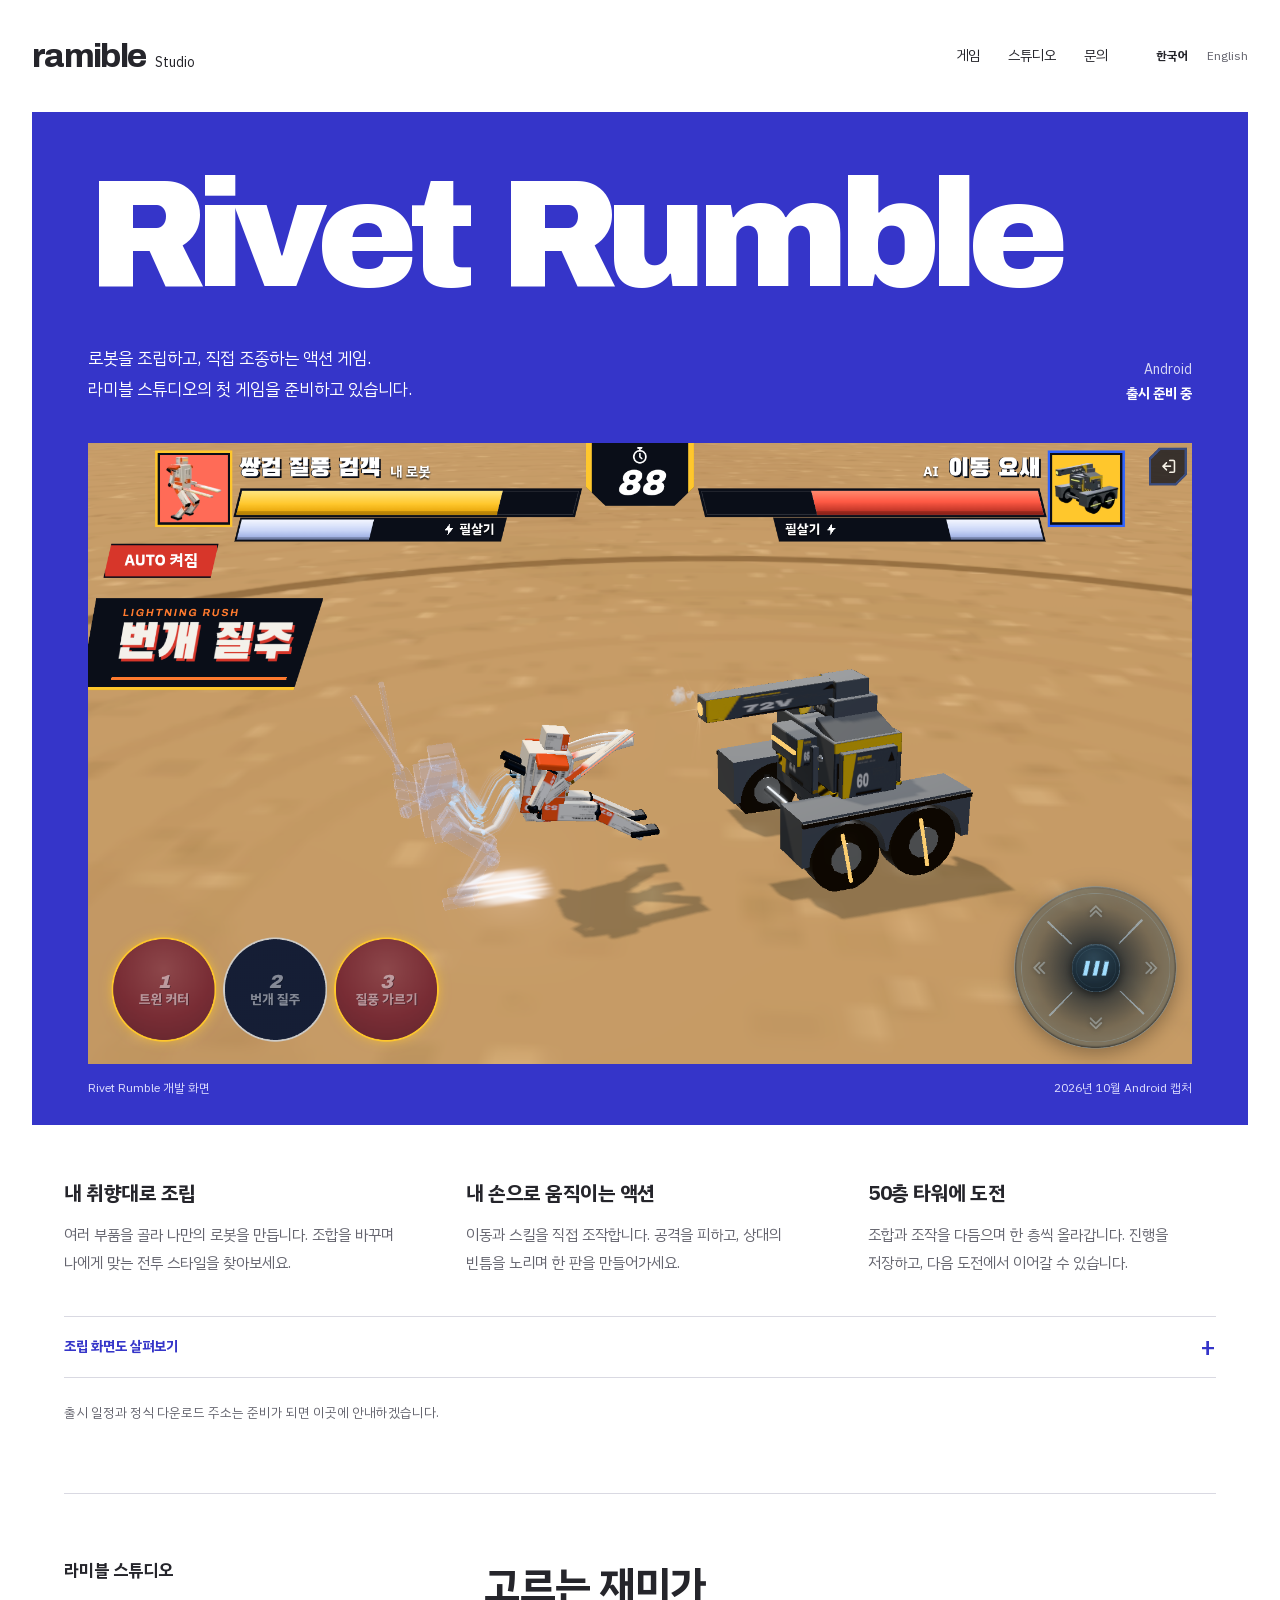
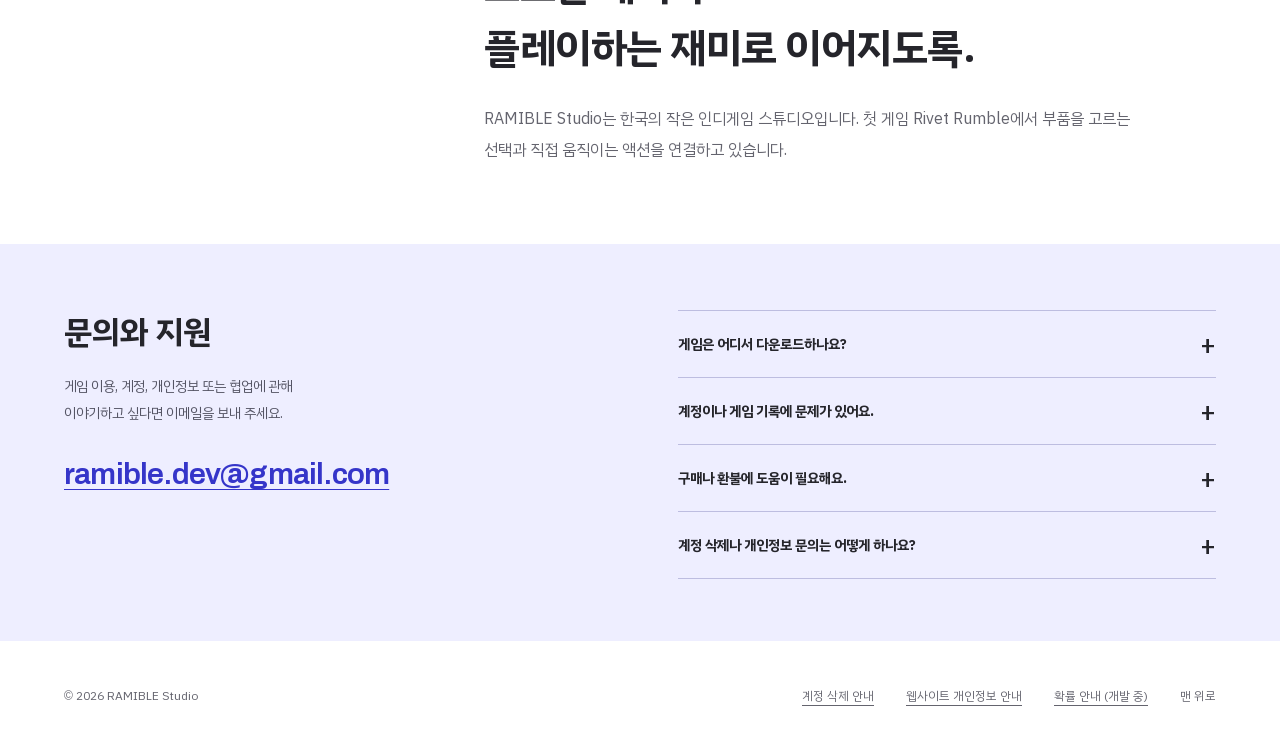
<file: index.html>
<!doctype html>
<html lang="ko">
<head>
  <meta charset="utf-8">
  <meta name="viewport" content="width=device-width, initial-scale=1">
  <meta name="theme-color" content="#3535c9">
  <meta name="description" content="라미블 스튜디오 / RAMIBLE Studio. 로봇을 조립하고 직접 조종하는 Android 액션 게임 Rivet Rumble을 준비하고 있습니다.">
  <title>RAMIBLE Studio — 라미블 스튜디오</title>
  <link rel="preload" href="assets/fonts/archivo.woff2" as="font" type="font/woff2" crossorigin>
  <link rel="preload" href="assets/fonts/plex-sans-kr-400.woff2" as="font" type="font/woff2" crossorigin>
  <link rel="stylesheet" href="styles.css">
  <link rel="canonical" href="https://cciel1.github.io/">
  <link rel="icon" href="assets/rivet-rumble.png">
  <link rel="alternate" hreflang="en" href="en.html">
</head>
<body>
  <a class="skip-link" href="#main">본문으로 이동</a>
  <header class="site-header page-width">
    <a class="wordmark" href="index.html" aria-label="RAMIBLE Studio 홈">ramible<span>Studio</span></a>
    <nav class="navigation" aria-label="주 메뉴">
      <a href="#game">게임</a>
      <a href="#studio">스튜디오</a>
      <a href="#contact">문의</a>
    </nav>
    <div class="language" aria-label="언어 선택"><span aria-current="page">한국어</span><a href="en.html" lang="en">English</a></div>
  </header>

  <main id="main">
    <section class="game-sleeve page-width" id="game" aria-labelledby="game-title">
      <h1 id="game-title"><span>Rivet</span> <span>Rumble</span></h1>
      <div class="game-introduction">
        <p>로봇을 조립하고, 직접 조종하는 액션 게임.<br>라미블 스튜디오의 첫 게임을 준비하고 있습니다.</p>
        <p class="release-state"><span>Android</span><strong>출시 준비 중</strong></p>
      </div>
      <figure class="battle-image">
        <img src="assets/rivet-rumble-battle.png" alt="흰색 쌍검 로봇이 커다란 차륜형 로봇을 향해 질주하는 Rivet Rumble 전투 화면" width="1920" height="1080" fetchpriority="high">
        <figcaption>Rivet Rumble 개발 화면 <span>2026년 10월 Android 캡처</span></figcaption>
      </figure>
    </section>

    <section class="game-notes content-width" aria-label="Rivet Rumble 소개">
      <div class="game-features">
        <div><h2>내 취향대로 조립</h2><p>여러 부품을 골라 나만의 로봇을 만듭니다. 조합을 바꾸며 나에게 맞는 전투 스타일을 찾아보세요.</p></div>
        <div><h2>내 손으로 움직이는 액션</h2><p>이동과 스킬을 직접 조작합니다. 공격을 피하고, 상대의 빈틈을 노리며 한 판을 만들어가세요.</p></div>
        <div><h2>50층 타워에 도전</h2><p>조합과 조작을 다듬으며 한 층씩 올라갑니다. 진행을 저장하고, 다음 도전에서 이어갈 수 있습니다.</p></div>
      </div>
      <details class="assembly-preview">
        <summary>조립 화면도 살펴보기</summary>
        <figure><img src="assets/rivet-rumble-assembly.png" alt="장갑 패널, 서보 모터, 냉각 코어 등 부품을 선택하는 Rivet Rumble 조립 화면" width="1920" height="1080" loading="lazy"><figcaption>2026년 10월 개발 화면으로, 출시 버전에서는 달라질 수 있습니다.</figcaption></figure>
      </details>
      <p class="download-note">출시 일정과 정식 다운로드 주소는 준비가 되면 이곳에 안내하겠습니다.</p>
    </section>

    <section class="studio-section content-width" id="studio" aria-labelledby="studio-title">
      <h2 id="studio-title">라미블 스튜디오</h2>
      <div><p class="studio-statement">고르는 재미가<br>플레이하는 재미로 이어지도록.</p><p class="studio-description">RAMIBLE Studio는 한국의 작은 인디게임 스튜디오입니다. 첫 게임 Rivet Rumble에서 부품을 고르는 선택과 직접 움직이는 액션을 연결하고 있습니다.</p></div>
    </section>

    <section class="contact-section" id="contact" aria-labelledby="contact-title">
      <div class="content-width contact-grid">
        <div class="contact-introduction">
          <h2 id="contact-title">문의와 지원</h2>
          <p>게임 이용, 계정, 개인정보 또는 협업에 관해<br class="desktop-break"> 이야기하고 싶다면 이메일을 보내 주세요.</p>
          <a class="contact-email" href="mailto:ramible.dev@gmail.com">ramible.dev@gmail.com</a>
        </div>
        <div class="support-questions">
          <details><summary>게임은 어디서 다운로드하나요?</summary><p>Rivet Rumble은 현재 출시를 준비하고 있습니다. 정식 다운로드 주소가 준비되면 이 웹사이트에서 안내하겠습니다.</p></details>
          <details><summary>계정이나 게임 기록에 문제가 있어요.</summary><p>닉네임, 사용 중인 기기, 문제가 발생한 상황을 이메일로 알려 주세요. 비밀번호나 결제 인증 정보는 보내지 마세요.</p></details>
          <details><summary>구매나 환불에 도움이 필요해요.</summary><p><a href="payments.html">결제·환불 문의 안내</a>에서 필요한 정보와 Google Play 환불 요청 방법을 확인해 주세요.</p></details>
          <details><summary>계정 삭제나 개인정보 문의는 어떻게 하나요?</summary><p><a href="delete-account.html">계정 및 데이터 삭제 안내</a>에서 요청 방법과 삭제·보관 범위를 확인할 수 있습니다. 개인정보 문의도 같은 지원 이메일로 보내 주세요.</p></details>
        </div>
      </div>
    </section>
  </main>

  <footer class="site-footer content-width">
    <p>© 2026 RAMIBLE Studio</p>
    <a href="delete-account.html">계정 삭제 안내</a>
    <a href="privacy.html">웹사이트 개인정보 안내</a>
    <a href="odds.html">확률 안내 (개발 중)</a>
    <a class="back-top" href="#main">맨 위로</a>
  </footer>
</body>
</html>
</file>
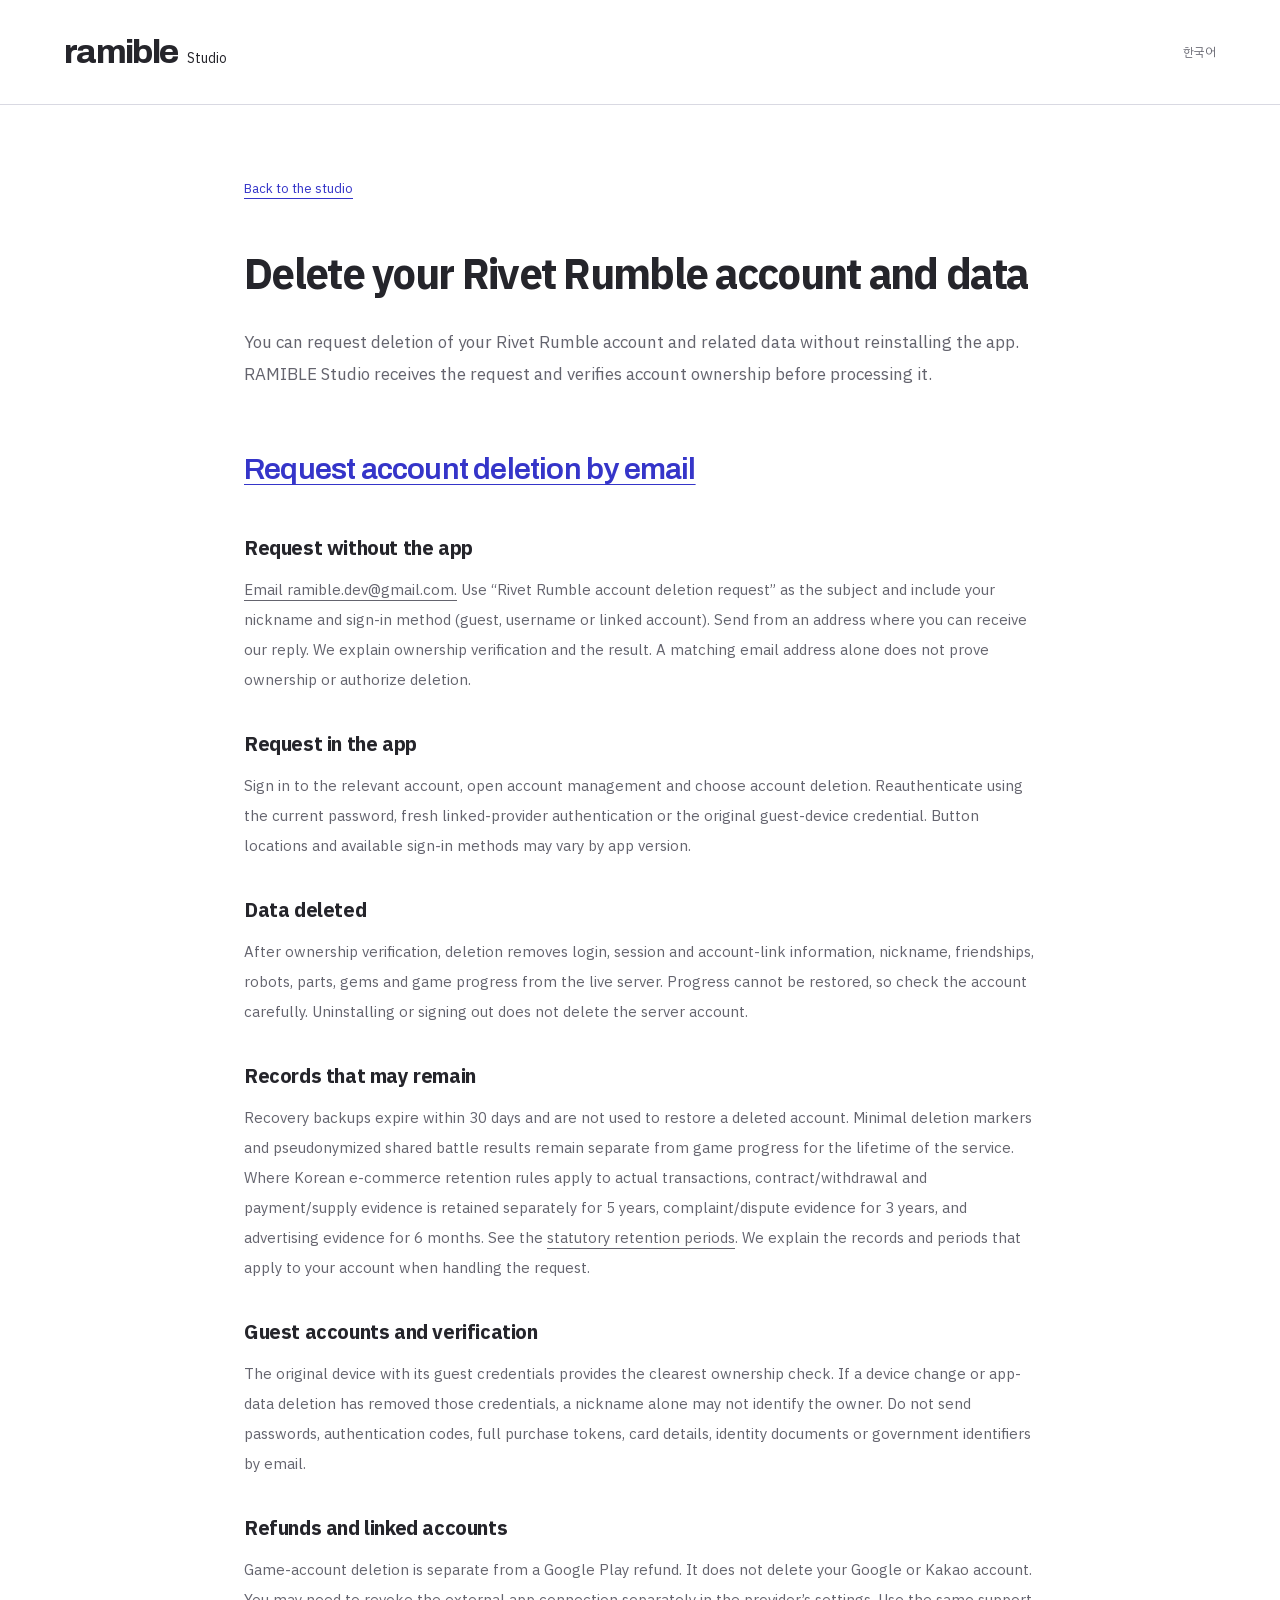
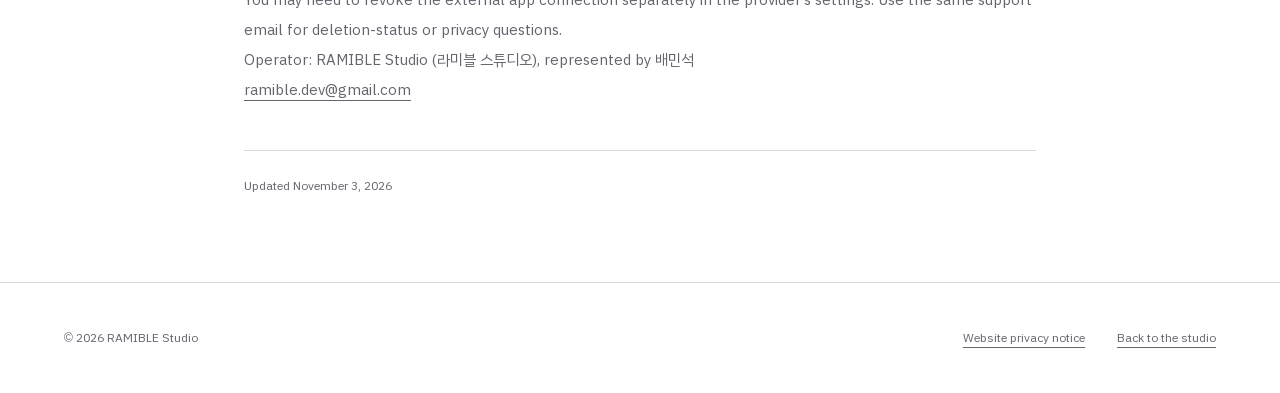
<file: delete-account-en.html>
<!doctype html>
<html lang="en">
<head>
  <meta charset="utf-8">
  <meta name="viewport" content="width=device-width, initial-scale=1">
  <meta name="theme-color" content="#ffffff">
  <meta name="description" content="Delete your Rivet Rumble account and data — RAMIBLE Studio">
  <title>Delete your Rivet Rumble account and data — RAMIBLE Studio</title>
  <link rel="stylesheet" href="styles.css">
  <link rel="icon" href="assets/rivet-rumble.png">
  <link rel="canonical" href="https://cciel1.github.io/delete-account-en.html">
  <link rel="alternate" hreflang="ko" href="delete-account.html">
</head>
<body class="en">
  <a class="skip-link" href="#main">Skip to content</a>
  <div class="document-header"><header class="site-header content-width">
    <a class="wordmark" href="en.html" aria-label="RAMIBLE Studio">ramible<span>Studio</span></a>
    <div class="language"><a href="delete-account.html" lang="ko">한국어</a></div>
  </header></div>
  <main id="main" class="document">
    <a class="back" href="en.html">Back to the studio</a>
    <h1>Delete your Rivet Rumble account and data</h1>
    <p class="lead">You can request deletion of your Rivet Rumble account and related data without reinstalling the app. RAMIBLE Studio receives the request and verifies account ownership before processing it.</p>
    <p><a class="contact-email" href="mailto:ramible.dev@gmail.com?subject=Rivet%20Rumble%20account%20deletion%20request">Request account deletion by email</a></p>
    <section><h2>Request without the app</h2><p><a href="mailto:ramible.dev@gmail.com?subject=Rivet%20Rumble%20account%20deletion%20request">Email ramible.dev@gmail.com.</a> Use “Rivet Rumble account deletion request” as the subject and include your nickname and sign-in method (guest, username or linked account). Send from an address where you can receive our reply. We explain ownership verification and the result. A matching email address alone does not prove ownership or authorize deletion.</p></section>
    <section><h2>Request in the app</h2><p>Sign in to the relevant account, open account management and choose account deletion. Reauthenticate using the current password, fresh linked-provider authentication or the original guest-device credential. Button locations and available sign-in methods may vary by app version.</p></section>
    <section><h2>Data deleted</h2><p>After ownership verification, deletion removes login, session and account-link information, nickname, friendships, robots, parts, gems and game progress from the live server. Progress cannot be restored, so check the account carefully. Uninstalling or signing out does not delete the server account.</p></section>
    <section><h2>Records that may remain</h2><p>Recovery backups expire within 30 days and are not used to restore a deleted account. Minimal deletion markers and pseudonymized shared battle results remain separate from game progress for the lifetime of the service. Where Korean e-commerce retention rules apply to actual transactions, contract/withdrawal and payment/supply evidence is retained separately for 5 years, complaint/dispute evidence for 3 years, and advertising evidence for 6 months. See the <a href="https://www.law.go.kr/lsLinkCommonInfo.do?chrClsCd=010202&amp;lspttninfSeq=63460">statutory retention periods</a>. We explain the records and periods that apply to your account when handling the request.</p></section>
    <section><h2>Guest accounts and verification</h2><p>The original device with its guest credentials provides the clearest ownership check. If a device change or app-data deletion has removed those credentials, a nickname alone may not identify the owner. Do not send passwords, authentication codes, full purchase tokens, card details, identity documents or government identifiers by email.</p></section>
    <section><h2>Refunds and linked accounts</h2><p>Game-account deletion is separate from a Google Play refund. It does not delete your Google or Kakao account. You may need to revoke the external app connection separately in the provider’s settings. Use the same support email for deletion-status or privacy questions.</p></section>
    <p>Operator: RAMIBLE Studio (라미블 스튜디오), represented by 배민석<br><a href="mailto:ramible.dev@gmail.com">ramible.dev@gmail.com</a></p>
    <p class="date">Updated November 3, 2026</p>
  </main>
  <div class="document-footer"><footer class="site-footer content-width"><p>© 2026 RAMIBLE Studio</p><a href="privacy-en.html">Website privacy notice</a><a href="en.html">Back to the studio</a></footer></div>
</body>
</html>
</file>
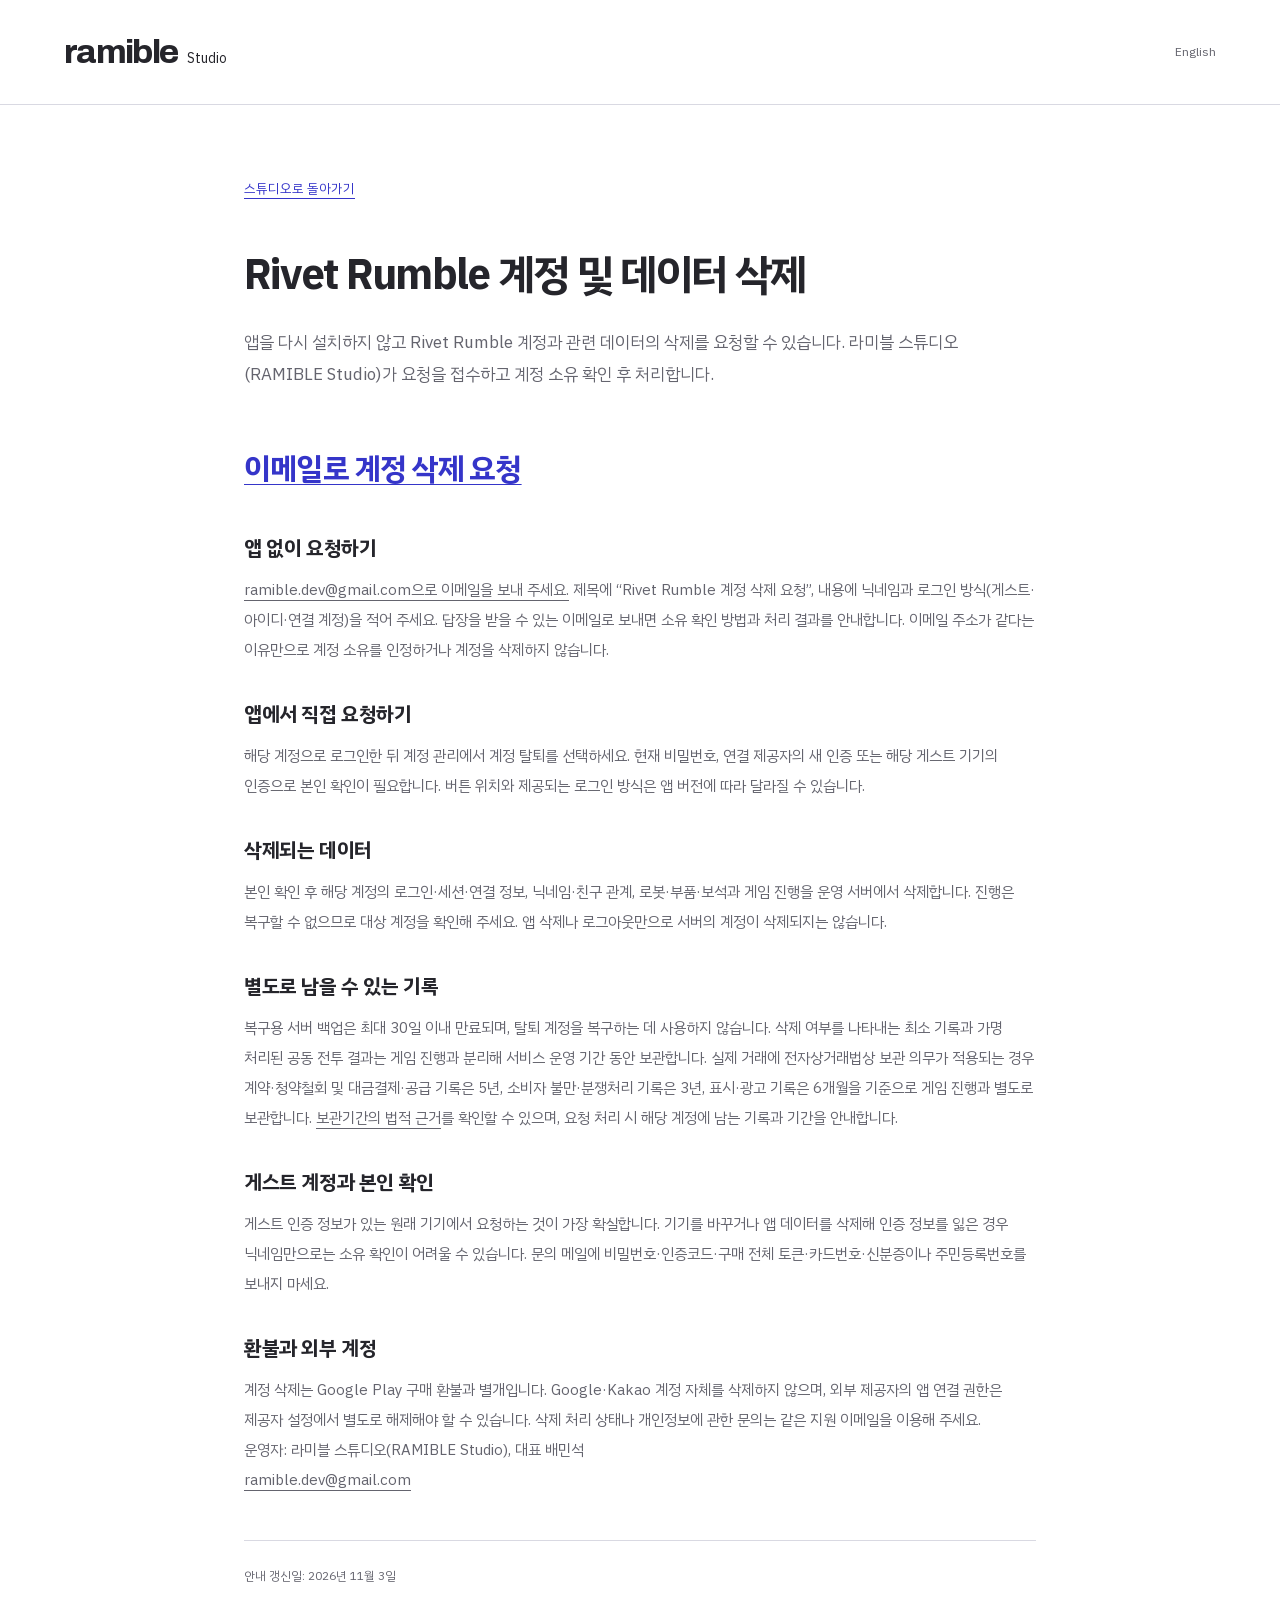
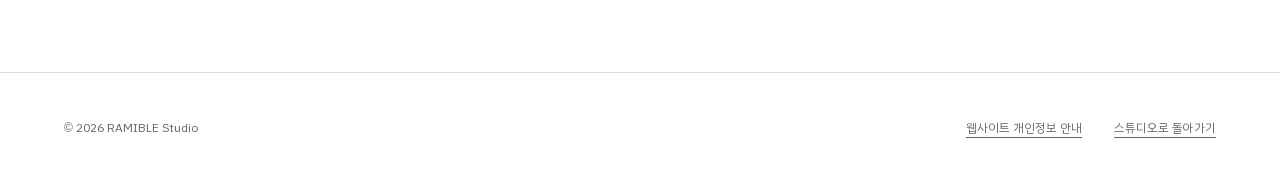
<file: delete-account.html>
<!doctype html>
<html lang="ko">
<head>
  <meta charset="utf-8">
  <meta name="viewport" content="width=device-width, initial-scale=1">
  <meta name="theme-color" content="#ffffff">
  <meta name="description" content="Rivet Rumble 계정 및 데이터 삭제 — RAMIBLE Studio">
  <title>Rivet Rumble 계정 및 데이터 삭제 — RAMIBLE Studio</title>
  <link rel="stylesheet" href="styles.css">
  <link rel="icon" href="assets/rivet-rumble.png">
  <link rel="canonical" href="https://cciel1.github.io/delete-account.html">
  <link rel="alternate" hreflang="en" href="delete-account-en.html">
</head>
<body>
  <a class="skip-link" href="#main">본문으로 이동</a>
  <div class="document-header"><header class="site-header content-width">
    <a class="wordmark" href="index.html" aria-label="RAMIBLE Studio">ramible<span>Studio</span></a>
    <div class="language"><a href="delete-account-en.html" lang="en">English</a></div>
  </header></div>
  <main id="main" class="document">
    <a class="back" href="index.html">스튜디오로 돌아가기</a>
    <h1>Rivet Rumble 계정 및 데이터 삭제</h1>
    <p class="lead">앱을 다시 설치하지 않고 Rivet Rumble 계정과 관련 데이터의 삭제를 요청할 수 있습니다. 라미블 스튜디오(RAMIBLE Studio)가 요청을 접수하고 계정 소유 확인 후 처리합니다.</p>
    <p><a class="contact-email" href="mailto:ramible.dev@gmail.com?subject=Rivet%20Rumble%20account%20deletion%20request">이메일로 계정 삭제 요청</a></p>
    <section><h2>앱 없이 요청하기</h2><p><a href="mailto:ramible.dev@gmail.com?subject=Rivet%20Rumble%20account%20deletion%20request">ramible.dev@gmail.com으로 이메일을 보내 주세요.</a> 제목에 “Rivet Rumble 계정 삭제 요청”, 내용에 닉네임과 로그인 방식(게스트·아이디·연결 계정)을 적어 주세요. 답장을 받을 수 있는 이메일로 보내면 소유 확인 방법과 처리 결과를 안내합니다. 이메일 주소가 같다는 이유만으로 계정 소유를 인정하거나 계정을 삭제하지 않습니다.</p></section>
    <section><h2>앱에서 직접 요청하기</h2><p>해당 계정으로 로그인한 뒤 계정 관리에서 계정 탈퇴를 선택하세요. 현재 비밀번호, 연결 제공자의 새 인증 또는 해당 게스트 기기의 인증으로 본인 확인이 필요합니다. 버튼 위치와 제공되는 로그인 방식은 앱 버전에 따라 달라질 수 있습니다.</p></section>
    <section><h2>삭제되는 데이터</h2><p>본인 확인 후 해당 계정의 로그인·세션·연결 정보, 닉네임·친구 관계, 로봇·부품·보석과 게임 진행을 운영 서버에서 삭제합니다. 진행은 복구할 수 없으므로 대상 계정을 확인해 주세요. 앱 삭제나 로그아웃만으로 서버의 계정이 삭제되지는 않습니다.</p></section>
    <section><h2>별도로 남을 수 있는 기록</h2><p>복구용 서버 백업은 최대 30일 이내 만료되며, 탈퇴 계정을 복구하는 데 사용하지 않습니다. 삭제 여부를 나타내는 최소 기록과 가명 처리된 공동 전투 결과는 게임 진행과 분리해 서비스 운영 기간 동안 보관합니다. 실제 거래에 전자상거래법상 보관 의무가 적용되는 경우 계약·청약철회 및 대금결제·공급 기록은 5년, 소비자 불만·분쟁처리 기록은 3년, 표시·광고 기록은 6개월을 기준으로 게임 진행과 별도로 보관합니다. <a href="https://www.law.go.kr/lsLinkCommonInfo.do?chrClsCd=010202&amp;lspttninfSeq=63460">보관기간의 법적 근거</a>를 확인할 수 있으며, 요청 처리 시 해당 계정에 남는 기록과 기간을 안내합니다.</p></section>
    <section><h2>게스트 계정과 본인 확인</h2><p>게스트 인증 정보가 있는 원래 기기에서 요청하는 것이 가장 확실합니다. 기기를 바꾸거나 앱 데이터를 삭제해 인증 정보를 잃은 경우 닉네임만으로는 소유 확인이 어려울 수 있습니다. 문의 메일에 비밀번호·인증코드·구매 전체 토큰·카드번호·신분증이나 주민등록번호를 보내지 마세요.</p></section>
    <section><h2>환불과 외부 계정</h2><p>계정 삭제는 Google Play 구매 환불과 별개입니다. Google·Kakao 계정 자체를 삭제하지 않으며, 외부 제공자의 앱 연결 권한은 제공자 설정에서 별도로 해제해야 할 수 있습니다. 삭제 처리 상태나 개인정보에 관한 문의는 같은 지원 이메일을 이용해 주세요.</p></section>
    <p>운영자: 라미블 스튜디오(RAMIBLE Studio), 대표 배민석<br><a href="mailto:ramible.dev@gmail.com">ramible.dev@gmail.com</a></p>
    <p class="date">안내 갱신일: 2026년 11월 3일</p>
  </main>
  <div class="document-footer"><footer class="site-footer content-width"><p>© 2026 RAMIBLE Studio</p><a href="privacy.html">웹사이트 개인정보 안내</a><a href="index.html">스튜디오로 돌아가기</a></footer></div>
</body>
</html>
</file>
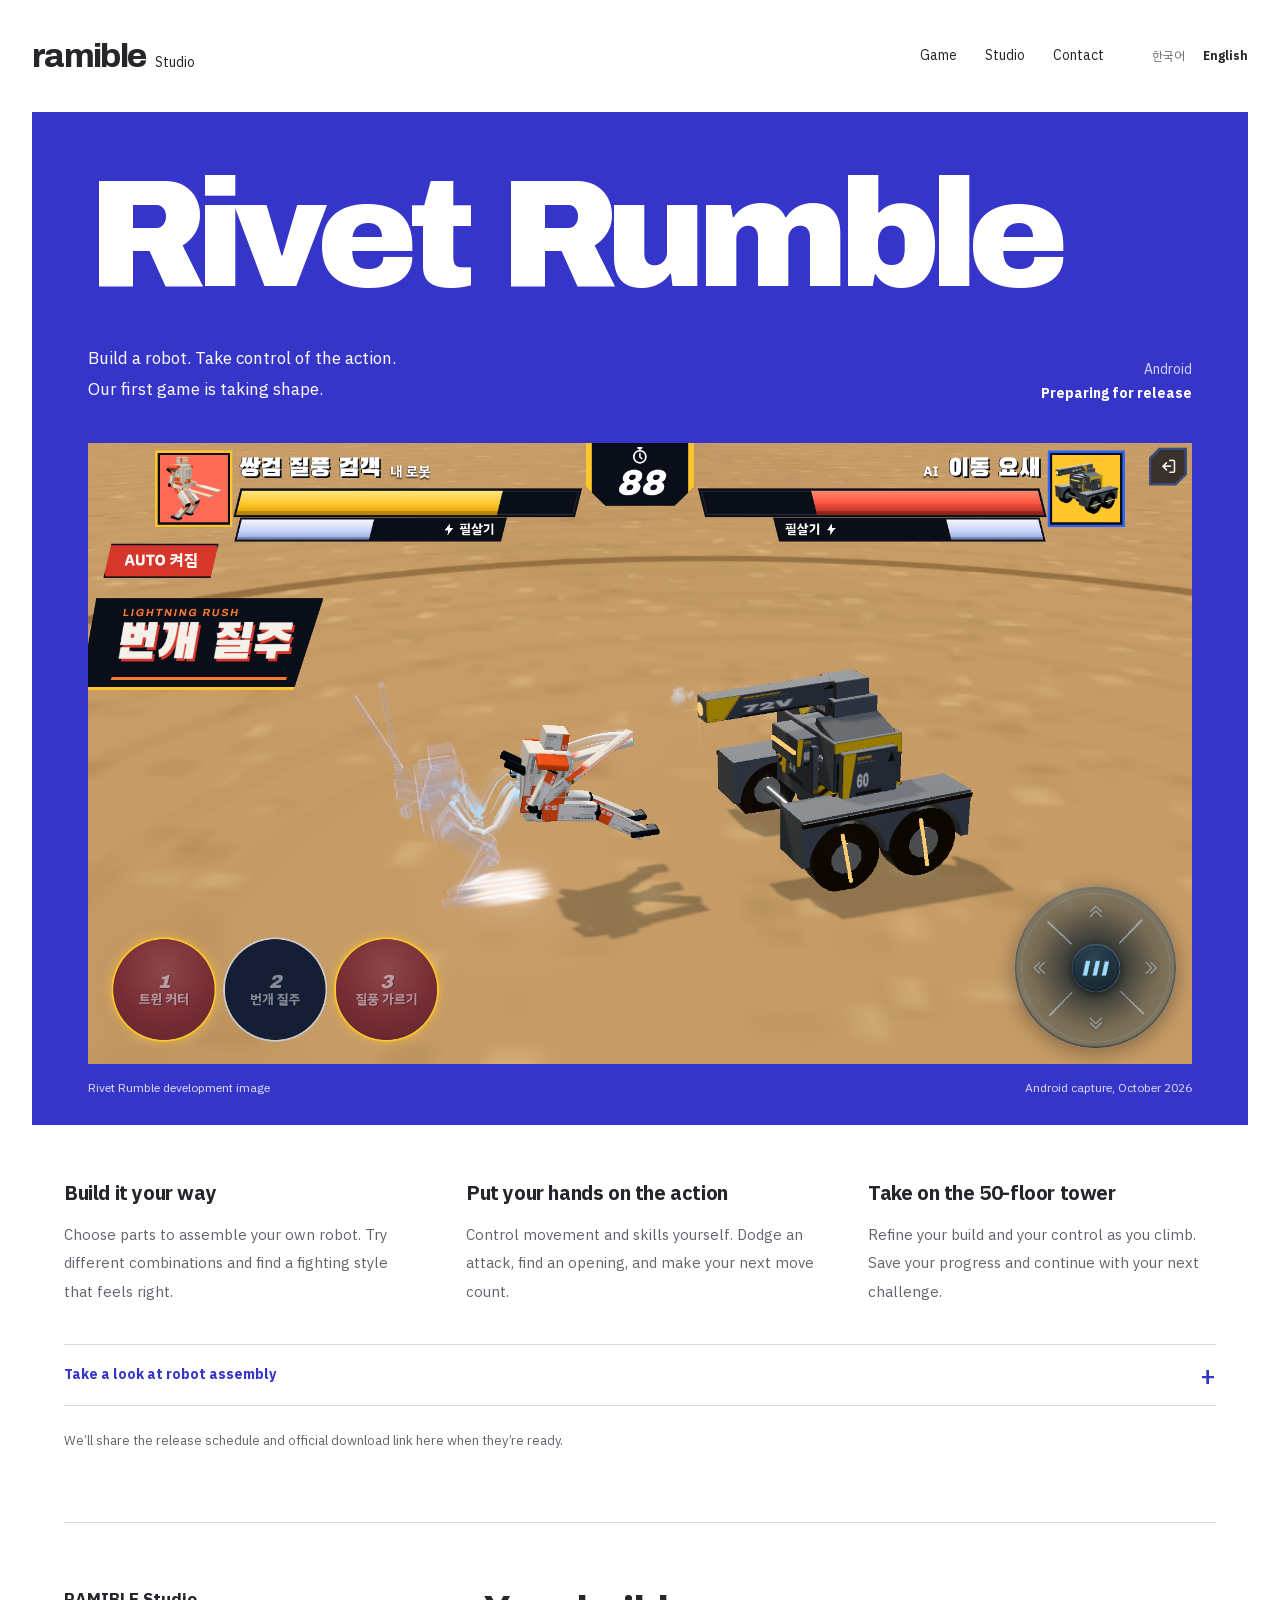
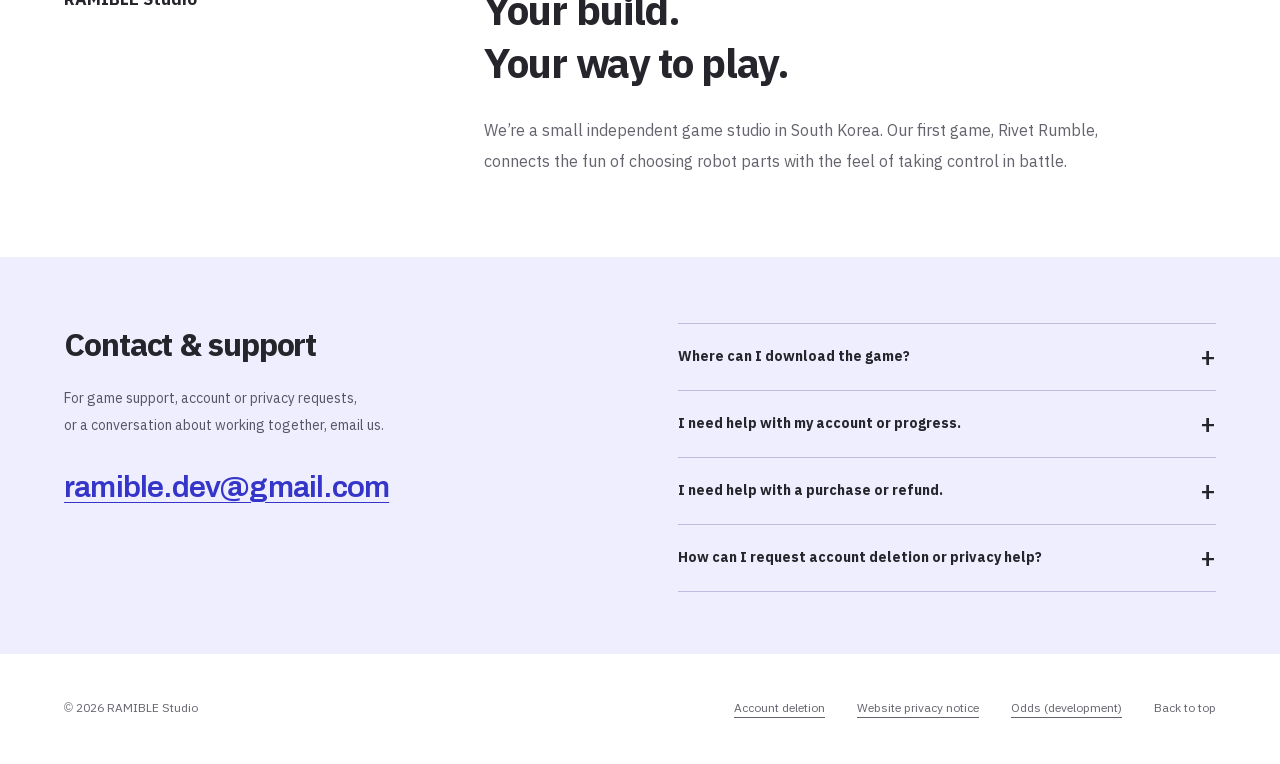
<file: en.html>
<!doctype html>
<html lang="en">
<head>
  <meta charset="utf-8">
  <meta name="viewport" content="width=device-width, initial-scale=1">
  <meta name="theme-color" content="#3535c9">
  <meta name="description" content="RAMIBLE Studio is a small independent studio in South Korea, preparing Rivet Rumble, a robot-building action game for Android.">
  <title>RAMIBLE Studio — Independent games</title>
  <link rel="preload" href="assets/fonts/archivo.woff2" as="font" type="font/woff2" crossorigin>
  <link rel="preload" href="assets/fonts/plex-sans-kr-400.woff2" as="font" type="font/woff2" crossorigin>
  <link rel="stylesheet" href="styles.css">
  <link rel="canonical" href="https://cciel1.github.io/en.html">
  <link rel="icon" href="assets/rivet-rumble.png">
  <link rel="alternate" hreflang="ko" href="index.html">
</head>
<body class="en">
  <a class="skip-link" href="#main">Skip to content</a>
  <header class="site-header page-width">
    <a class="wordmark" href="en.html" aria-label="RAMIBLE Studio home">ramible<span>Studio</span></a>
    <nav class="navigation" aria-label="Main navigation">
      <a href="#game">Game</a>
      <a href="#studio">Studio</a>
      <a href="#contact">Contact</a>
    </nav>
    <div class="language" aria-label="Language"><a href="index.html" lang="ko">한국어</a><span aria-current="page">English</span></div>
  </header>

  <main id="main">
    <section class="game-sleeve page-width" id="game" aria-labelledby="game-title">
      <h1 id="game-title"><span>Rivet</span> <span>Rumble</span></h1>
      <div class="game-introduction">
        <p>Build a robot. Take control of the action.<br>Our first game is taking shape.</p>
        <p class="release-state"><span>Android</span><strong>Preparing for release</strong></p>
      </div>
      <figure class="battle-image">
        <img src="assets/rivet-rumble-battle.png" alt="A white twin-blade robot dashes toward a large wheeled robot in a Rivet Rumble battle" width="1920" height="1080" fetchpriority="high">
        <figcaption>Rivet Rumble development image <span>Android capture, October 2026</span></figcaption>
      </figure>
    </section>

    <section class="game-notes content-width" aria-label="About Rivet Rumble">
      <div class="game-features">
        <div><h2>Build it your way</h2><p>Choose parts to assemble your own robot. Try different combinations and find a fighting style that feels right.</p></div>
        <div><h2>Put your hands on the action</h2><p>Control movement and skills yourself. Dodge an attack, find an opening, and make your next move count.</p></div>
        <div><h2>Take on the 50-floor tower</h2><p>Refine your build and your control as you climb. Save your progress and continue with your next challenge.</p></div>
      </div>
      <details class="assembly-preview">
        <summary>Take a look at robot assembly</summary>
        <figure><img src="assets/rivet-rumble-assembly.png" alt="The Rivet Rumble assembly screen showing armor panels, servo motors, cooling cores, and other selectable robot parts" width="1920" height="1080" loading="lazy"><figcaption>Development image from October 2026. The release version may differ.</figcaption></figure>
      </details>
      <p class="download-note">We’ll share the release schedule and official download link here when they’re ready.</p>
    </section>

    <section class="studio-section content-width" id="studio" aria-labelledby="studio-title">
      <h2 id="studio-title">RAMIBLE Studio</h2>
      <div><p class="studio-statement">Your build.<br>Your way to play.</p><p class="studio-description">We’re a small independent game studio in South Korea. Our first game, Rivet Rumble, connects the fun of choosing robot parts with the feel of taking control in battle.</p></div>
    </section>

    <section class="contact-section" id="contact" aria-labelledby="contact-title">
      <div class="content-width contact-grid">
        <div class="contact-introduction">
          <h2 id="contact-title">Contact & support</h2>
          <p>For game support, account or privacy requests,<br class="desktop-break"> or a conversation about working together, email us.</p>
          <a class="contact-email" href="mailto:ramible.dev@gmail.com">ramible.dev@gmail.com</a>
        </div>
        <div class="support-questions">
          <details><summary>Where can I download the game?</summary><p>Rivet Rumble is being prepared for release. We’ll share the official download link on this website when it’s ready.</p></details>
          <details><summary>I need help with my account or progress.</summary><p>Email us your nickname, the device you use, and what happened. Please don’t send passwords or payment authentication details.</p></details>
          <details><summary>I need help with a purchase or refund.</summary><p>See <a href="payments-en.html">purchase and refund support</a> for the information to include and the Google Play refund process.</p></details>
          <details><summary>How can I request account deletion or privacy help?</summary><p>See <a href="delete-account-en.html">account and data deletion</a> for the request process and what is deleted or retained. You can use the same support email for privacy questions.</p></details>
        </div>
      </div>
    </section>
  </main>

  <footer class="site-footer content-width">
    <p>© 2026 RAMIBLE Studio</p>
    <a href="delete-account-en.html">Account deletion</a>
    <a href="privacy-en.html">Website privacy notice</a>
    <a href="odds-en.html">Odds (development)</a>
    <a class="back-top" href="#main">Back to top</a>
  </footer>
</body>
</html>
</file>
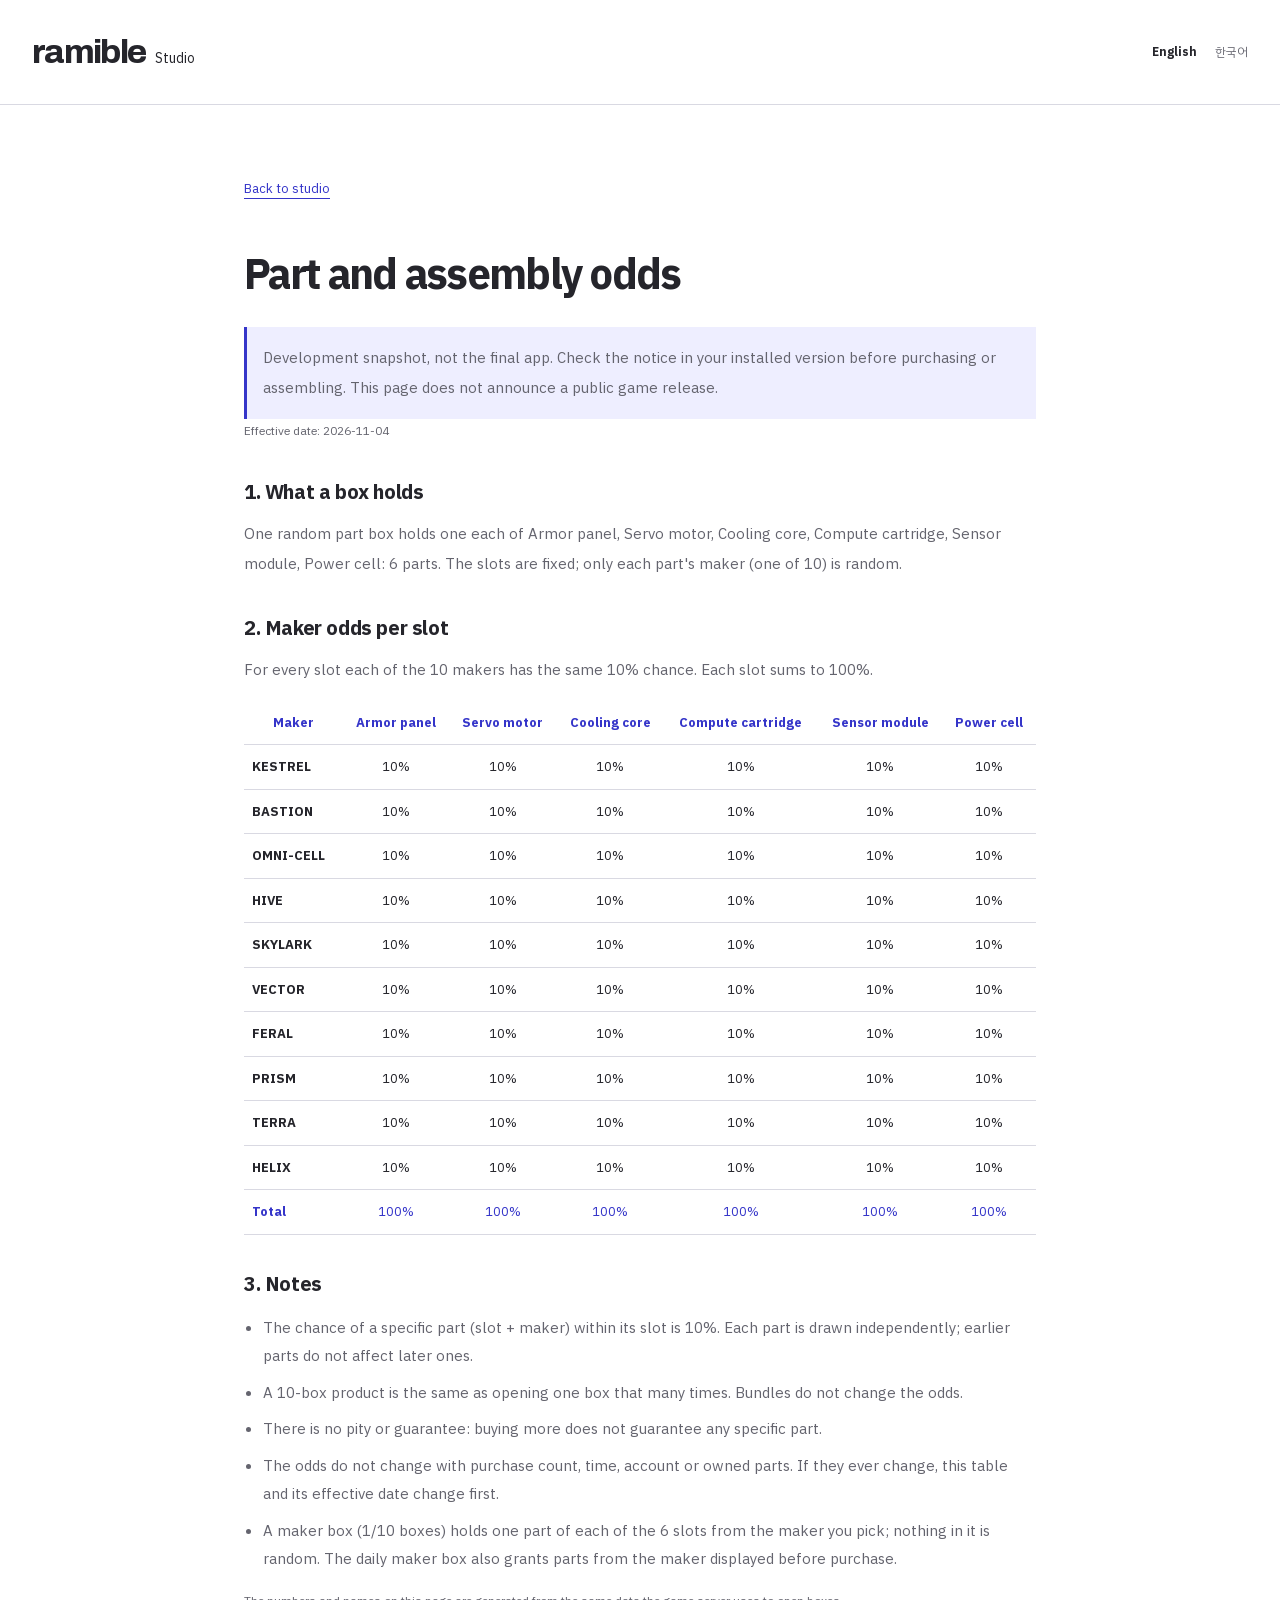
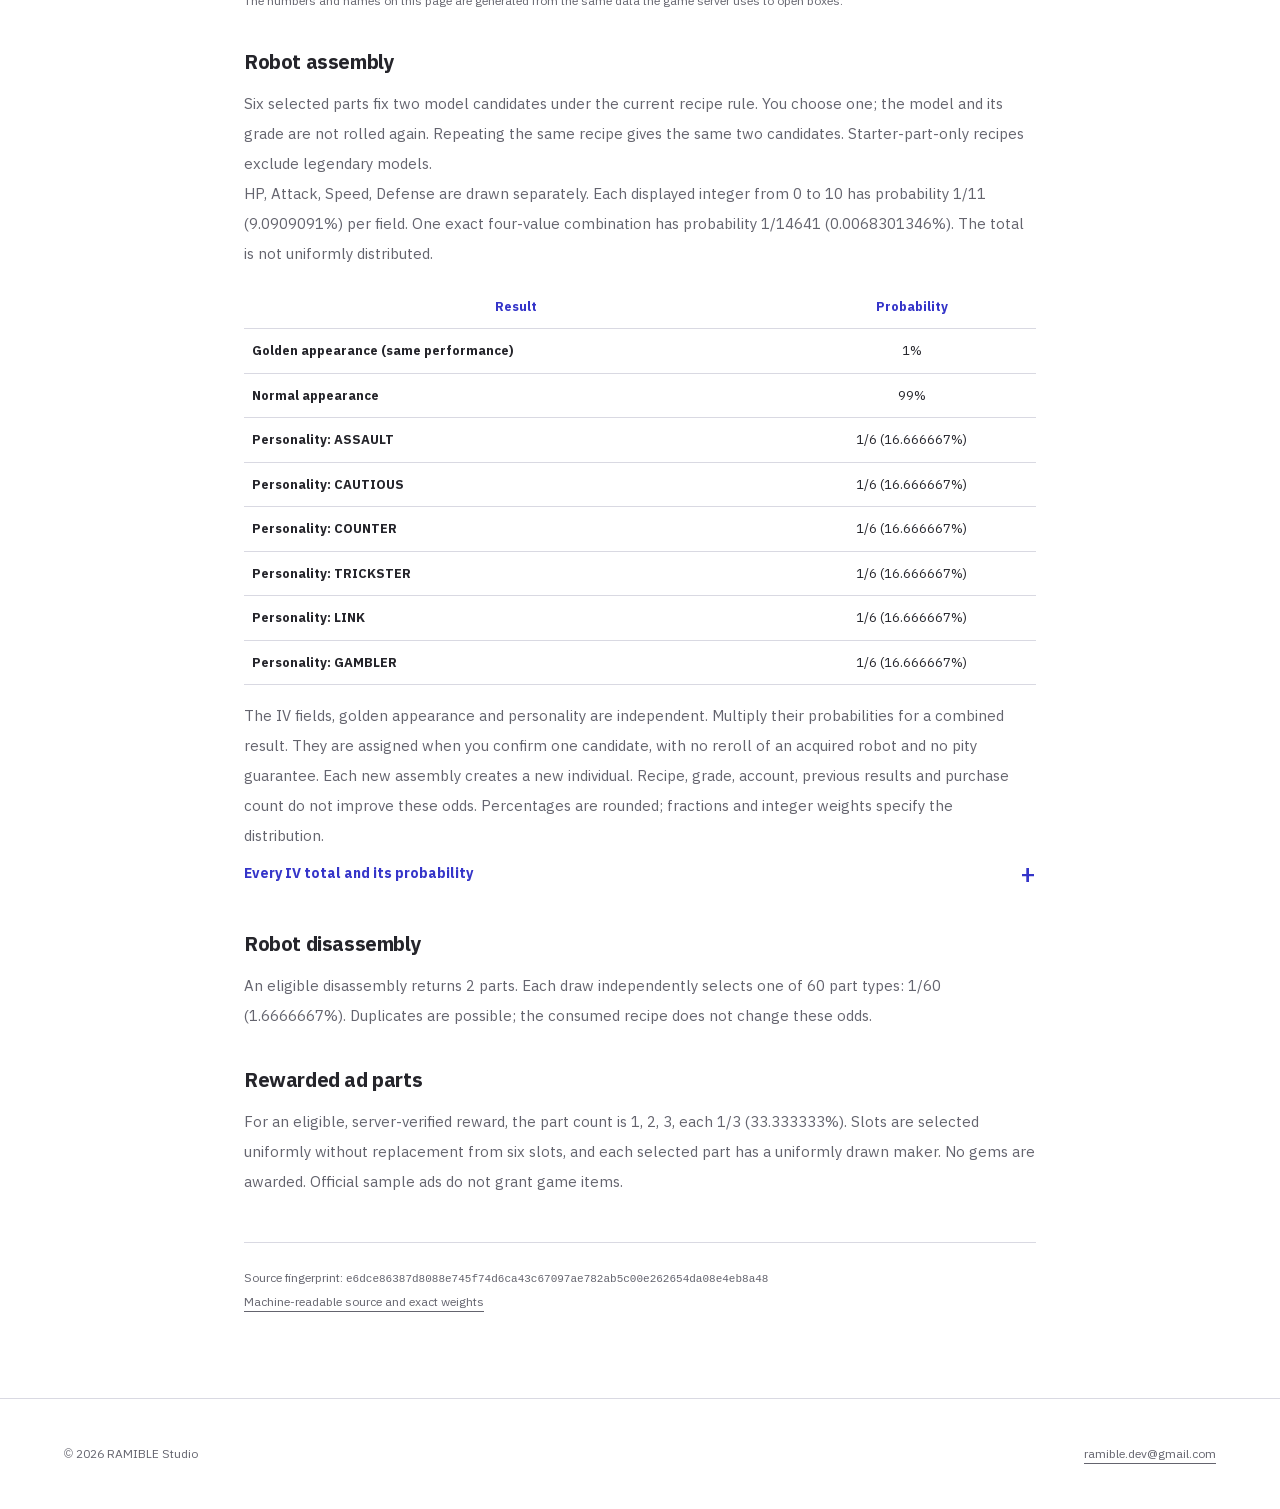
<file: odds-en.html>
<!doctype html><html lang="en"><head><meta charset="utf-8"><meta name="viewport" content="width=device-width,initial-scale=1"><meta name="description" content="Part and assembly odds: Rivet Rumble"><title>Part and assembly odds · RAMIBLE Studio</title><link rel="stylesheet" href="styles.css"><link rel="stylesheet" href="odds.css"><link rel="canonical" href="https://cciel1.github.io/odds-en.html"><link rel="alternate" hreflang="ko" href="odds.html"></head><body><a class="skip-link" href="#main">Skip to content</a><div class="document-header"><header class="site-header page-width"><a class="wordmark" href="en.html">ramible<span>Studio</span></a><div class="language"><span aria-current="page">English</span><a href="odds.html">한국어</a></div></header></div><main class="document content-width" id="main"><a class="back" href="en.html">Back to studio</a><h1>Part and assembly odds</h1><p class="snapshot">Development snapshot, not the final app. Check the notice in your installed version before purchasing or assembling. This page does not announce a public game release.</p><p class="meta">Effective date: <time datetime="2026-11-04">2026-11-04</time></p>
<section aria-labelledby="s0"><h2 id="s0">1. What a box holds</h2><p>One random part box holds one each of Armor panel, Servo motor, Cooling core, Compute cartridge, Sensor module, Power cell: 6 parts. The slots are fixed; only each part&#39;s maker (one of 10) is random.</p></section>
<section aria-labelledby="oddsTable"><h2 id="oddsTable">2. Maker odds per slot</h2><p>For every slot each of the 10 makers has the same 10% chance. Each slot sums to 100%.</p><div class="wrap" role="region" aria-labelledby="oddsTable" tabindex="0"><table><thead><tr><th scope="col">Maker</th><th scope="col">Armor panel</th><th scope="col">Servo motor</th><th scope="col">Cooling core</th><th scope="col">Compute cartridge</th><th scope="col">Sensor module</th><th scope="col">Power cell</th></tr></thead>
<tbody><tr><th scope="row">KESTREL</th><td>10%</td><td>10%</td><td>10%</td><td>10%</td><td>10%</td><td>10%</td></tr><tr><th scope="row">BASTION</th><td>10%</td><td>10%</td><td>10%</td><td>10%</td><td>10%</td><td>10%</td></tr><tr><th scope="row">OMNI-CELL</th><td>10%</td><td>10%</td><td>10%</td><td>10%</td><td>10%</td><td>10%</td></tr><tr><th scope="row">HIVE</th><td>10%</td><td>10%</td><td>10%</td><td>10%</td><td>10%</td><td>10%</td></tr><tr><th scope="row">SKYLARK</th><td>10%</td><td>10%</td><td>10%</td><td>10%</td><td>10%</td><td>10%</td></tr><tr><th scope="row">VECTOR</th><td>10%</td><td>10%</td><td>10%</td><td>10%</td><td>10%</td><td>10%</td></tr><tr><th scope="row">FERAL</th><td>10%</td><td>10%</td><td>10%</td><td>10%</td><td>10%</td><td>10%</td></tr><tr><th scope="row">PRISM</th><td>10%</td><td>10%</td><td>10%</td><td>10%</td><td>10%</td><td>10%</td></tr><tr><th scope="row">TERRA</th><td>10%</td><td>10%</td><td>10%</td><td>10%</td><td>10%</td><td>10%</td></tr><tr><th scope="row">HELIX</th><td>10%</td><td>10%</td><td>10%</td><td>10%</td><td>10%</td><td>10%</td></tr></tbody>
<tfoot><tr><th scope="row">Total</th><td>100%</td><td>100%</td><td>100%</td><td>100%</td><td>100%</td><td>100%</td></tr></tfoot></table></div></section>
<section aria-labelledby="s2"><h2 id="s2">3. Notes</h2><ul><li>The chance of a specific part (slot + maker) within its slot is 10%. Each part is drawn independently; earlier parts do not affect later ones.</li><li>A 10-box product is the same as opening one box that many times. Bundles do not change the odds.</li><li>There is no pity or guarantee: buying more does not guarantee any specific part.</li><li>The odds do not change with purchase count, time, account or owned parts. If they ever change, this table and its effective date change first.</li><li>A maker box (1/10 boxes) holds one part of each of the 6 slots from the maker you pick; nothing in it is random. The daily maker box also grants parts from the maker displayed before purchase.</li></ul><p class="meta">The numbers and names on this page are generated from the same data the game server uses to open boxes.</p></section><section class="rr-shopb-os" aria-labelledby="oddsAssembly"><h2 id="oddsAssembly">Robot assembly</h2><p>Six selected parts fix two model candidates under the current recipe rule. You choose one; the model and its grade are not rolled again. Repeating the same recipe gives the same two candidates. Starter-part-only recipes exclude legendary models.</p><p>HP, Attack, Speed, Defense are drawn separately. Each displayed integer from 0 to 10 has probability 1/11 (9.0909091%) per field. One exact four-value combination has probability 1/14641 (0.0068301346%). The total is not uniformly distributed.</p><div class="rr-shopb-otw rr-odds-table" role="region" tabindex="0" aria-label="Result / Probability"><table class="rr-shopb-otab"><thead><tr><th scope="col">Result</th><th scope="col">Probability</th></tr></thead><tbody><tr><th scope="row">Golden appearance (same performance)</th><td>1%</td></tr><tr><th scope="row">Normal appearance</th><td>99%</td></tr><tr><th scope="row">Personality: ASSAULT</th><td>1/6 (16.666667%)</td></tr><tr><th scope="row">Personality: CAUTIOUS</th><td>1/6 (16.666667%)</td></tr><tr><th scope="row">Personality: COUNTER</th><td>1/6 (16.666667%)</td></tr><tr><th scope="row">Personality: TRICKSTER</th><td>1/6 (16.666667%)</td></tr><tr><th scope="row">Personality: LINK</th><td>1/6 (16.666667%)</td></tr><tr><th scope="row">Personality: GAMBLER</th><td>1/6 (16.666667%)</td></tr></tbody></table></div><p>The IV fields, golden appearance and personality are independent. Multiply their probabilities for a combined result. They are assigned when you confirm one candidate, with no reroll of an acquired robot and no pity guarantee. Each new assembly creates a new individual. Recipe, grade, account, previous results and purchase count do not improve these odds. Percentages are rounded; fractions and integer weights specify the distribution.</p><details><summary>Every IV total and its probability</summary><div class="rr-shopb-otw rr-odds-table" role="region" tabindex="0" aria-label="IV total / Exact weight / total / Probability"><table class="rr-shopb-otab"><thead><tr><th scope="col">IV total</th><th scope="col">Exact weight / total</th><th scope="col">Probability</th></tr></thead><tbody><tr><th scope="row">0</th><td>1 / 14641</td><td>0.0068301346%</td></tr><tr><th scope="row">1</th><td>4 / 14641</td><td>0.027320538%</td></tr><tr><th scope="row">2</th><td>10 / 14641</td><td>0.068301346%</td></tr><tr><th scope="row">3</th><td>20 / 14641</td><td>0.13660269%</td></tr><tr><th scope="row">4</th><td>35 / 14641</td><td>0.23905471%</td></tr><tr><th scope="row">5</th><td>56 / 14641</td><td>0.38248754%</td></tr><tr><th scope="row">6</th><td>84 / 14641</td><td>0.5737313%</td></tr><tr><th scope="row">7</th><td>120 / 14641</td><td>0.81961615%</td></tr><tr><th scope="row">8</th><td>165 / 14641</td><td>1.1269722%</td></tr><tr><th scope="row">9</th><td>220 / 14641</td><td>1.5026296%</td></tr><tr><th scope="row">10</th><td>286 / 14641</td><td>1.9534185%</td></tr><tr><th scope="row">11</th><td>360 / 14641</td><td>2.4588484%</td></tr><tr><th scope="row">12</th><td>439 / 14641</td><td>2.9984291%</td></tr><tr><th scope="row">13</th><td>520 / 14641</td><td>3.55167%</td></tr><tr><th scope="row">14</th><td>600 / 14641</td><td>4.0980807%</td></tr><tr><th scope="row">15</th><td>676 / 14641</td><td>4.617171%</td></tr><tr><th scope="row">16</th><td>745 / 14641</td><td>5.0884502%</td></tr><tr><th scope="row">17</th><td>804 / 14641</td><td>5.4914282%</td></tr><tr><th scope="row">18</th><td>850 / 14641</td><td>5.8056144%</td></tr><tr><th scope="row">19</th><td>880 / 14641</td><td>6.0105184%</td></tr><tr><th scope="row">20</th><td>891 / 14641</td><td>6.0856499%</td></tr><tr><th scope="row">21</th><td>880 / 14641</td><td>6.0105184%</td></tr><tr><th scope="row">22</th><td>850 / 14641</td><td>5.8056144%</td></tr><tr><th scope="row">23</th><td>804 / 14641</td><td>5.4914282%</td></tr><tr><th scope="row">24</th><td>745 / 14641</td><td>5.0884502%</td></tr><tr><th scope="row">25</th><td>676 / 14641</td><td>4.617171%</td></tr><tr><th scope="row">26</th><td>600 / 14641</td><td>4.0980807%</td></tr><tr><th scope="row">27</th><td>520 / 14641</td><td>3.55167%</td></tr><tr><th scope="row">28</th><td>439 / 14641</td><td>2.9984291%</td></tr><tr><th scope="row">29</th><td>360 / 14641</td><td>2.4588484%</td></tr><tr><th scope="row">30</th><td>286 / 14641</td><td>1.9534185%</td></tr><tr><th scope="row">31</th><td>220 / 14641</td><td>1.5026296%</td></tr><tr><th scope="row">32</th><td>165 / 14641</td><td>1.1269722%</td></tr><tr><th scope="row">33</th><td>120 / 14641</td><td>0.81961615%</td></tr><tr><th scope="row">34</th><td>84 / 14641</td><td>0.5737313%</td></tr><tr><th scope="row">35</th><td>56 / 14641</td><td>0.38248754%</td></tr><tr><th scope="row">36</th><td>35 / 14641</td><td>0.23905471%</td></tr><tr><th scope="row">37</th><td>20 / 14641</td><td>0.13660269%</td></tr><tr><th scope="row">38</th><td>10 / 14641</td><td>0.068301346%</td></tr><tr><th scope="row">39</th><td>4 / 14641</td><td>0.027320538%</td></tr><tr><th scope="row">40</th><td>1 / 14641</td><td>0.0068301346%</td></tr></tbody></table></div></details></section><section class="rr-shopb-os" aria-labelledby="oddsDisassembly"><h2 id="oddsDisassembly">Robot disassembly</h2><p>An eligible disassembly returns 2 parts. Each draw independently selects one of 60 part types: 1/60 (1.6666667%). Duplicates are possible; the consumed recipe does not change these odds.</p></section><section class="rr-shopb-os" aria-labelledby="oddsAd"><h2 id="oddsAd">Rewarded ad parts</h2><p>For an eligible, server-verified reward, the part count is 1, 2, 3, each 1/3 (33.333333%). Slots are selected uniformly without replacement from six slots, and each selected part has a uniformly drawn maker. No gems are awarded. Official sample ads do not grant game items.</p></section><p class="date">Source fingerprint: <code>e6dce86387d8088e745f74d6ca43c67097ae782ab5c00e262654da08e4eb8a48</code><br><a href="odds-data.json">Machine-readable source and exact weights</a></p></main><footer class="document-footer"><div class="site-footer content-width"><p>© 2026 RAMIBLE Studio</p><a href="mailto:ramible.dev@gmail.com">ramible.dev@gmail.com</a></div></footer></body></html>
</file>
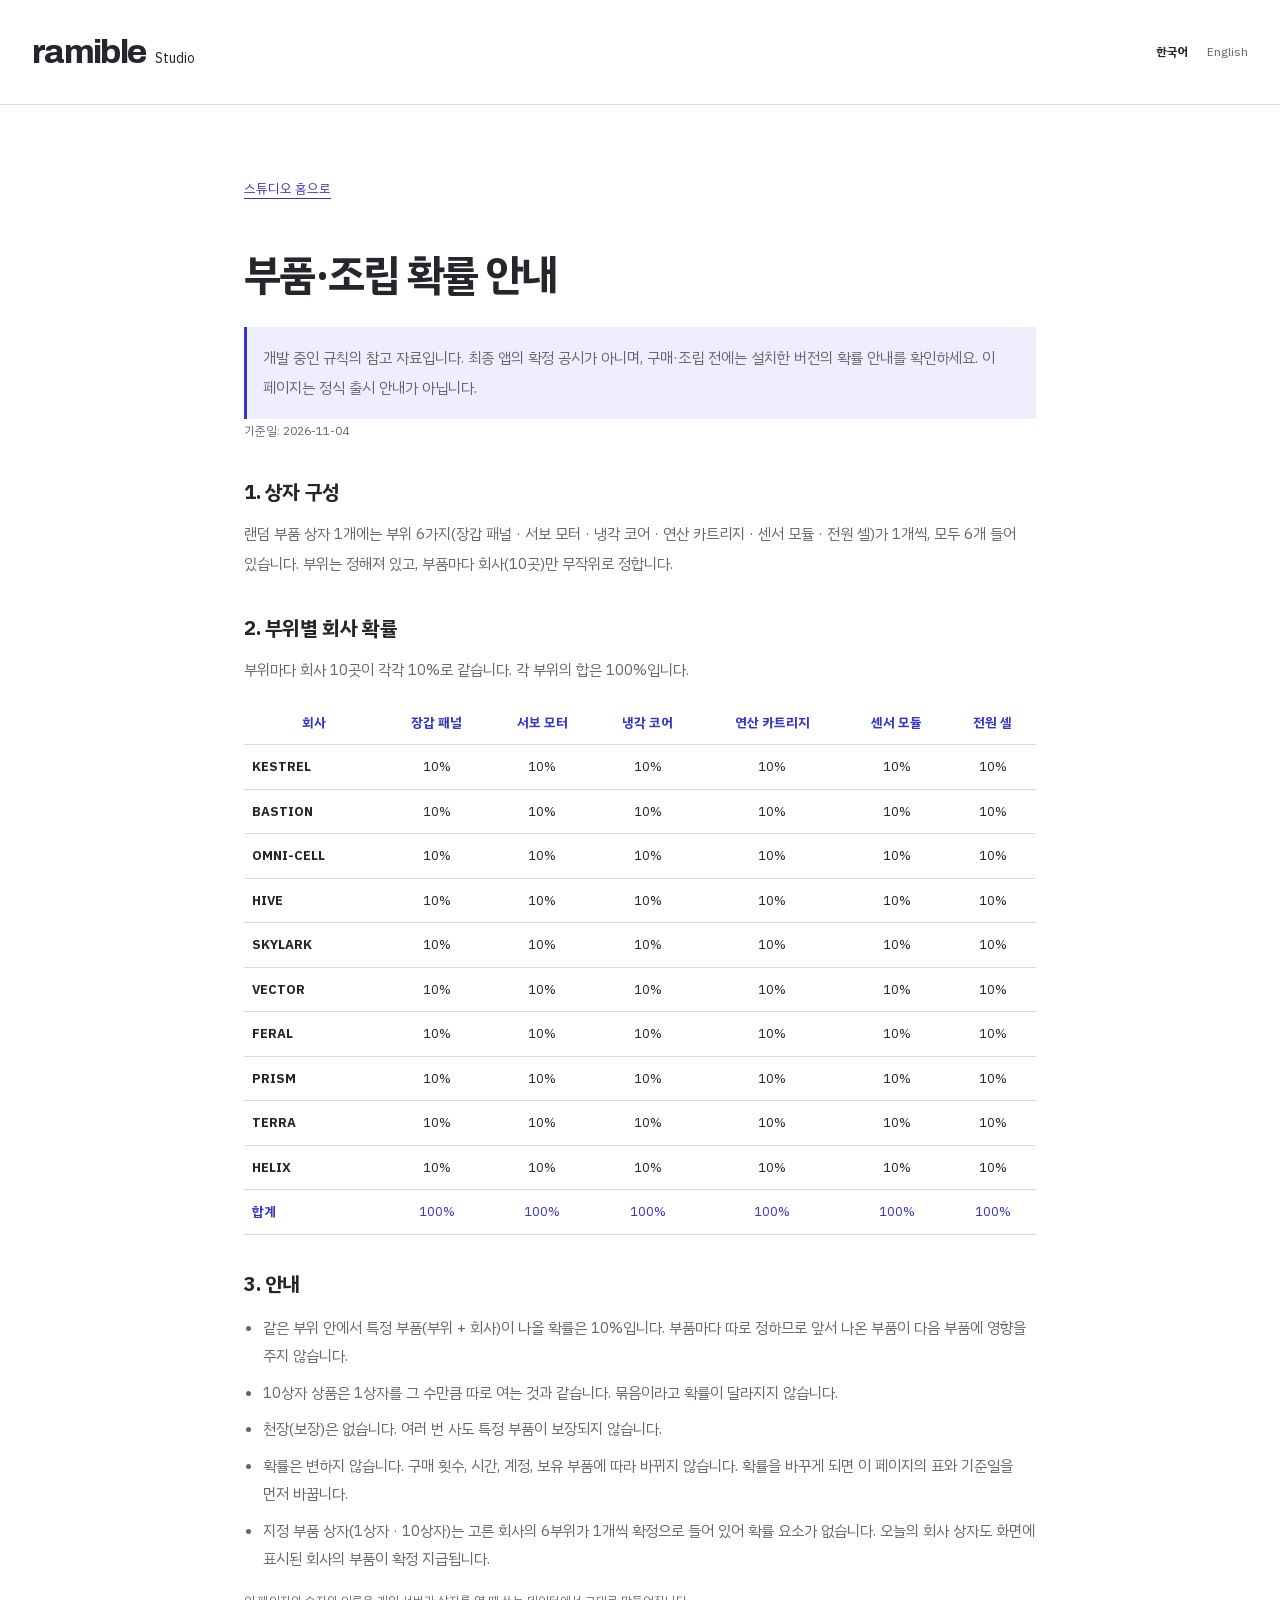
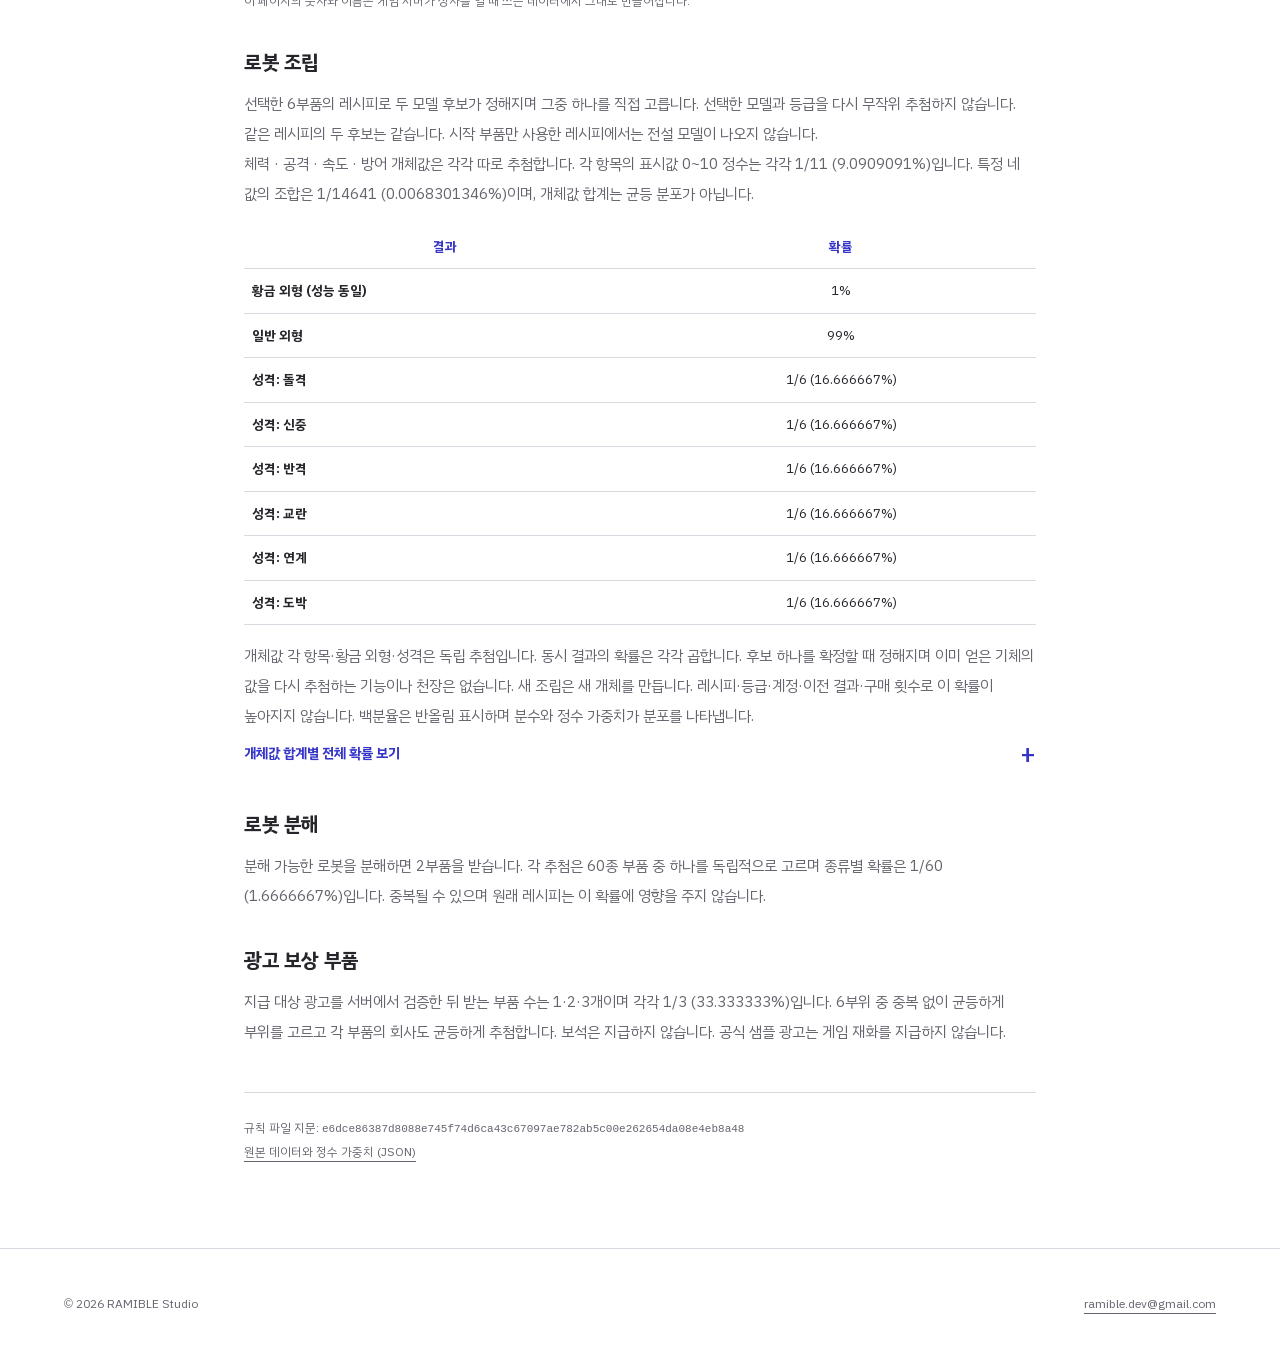
<file: odds.html>
<!doctype html><html lang="ko"><head><meta charset="utf-8"><meta name="viewport" content="width=device-width,initial-scale=1"><meta name="description" content="부품·조립 확률 안내: Rivet Rumble"><title>부품·조립 확률 안내 · RAMIBLE Studio</title><link rel="stylesheet" href="styles.css"><link rel="stylesheet" href="odds.css"><link rel="canonical" href="https://cciel1.github.io/odds.html"><link rel="alternate" hreflang="en" href="odds-en.html"></head><body><a class="skip-link" href="#main">본문으로 이동</a><div class="document-header"><header class="site-header page-width"><a class="wordmark" href="index.html">ramible<span>Studio</span></a><div class="language"><span aria-current="page">한국어</span><a href="odds-en.html">English</a></div></header></div><main class="document content-width" id="main"><a class="back" href="index.html">스튜디오 홈으로</a><h1>부품·조립 확률 안내</h1><p class="snapshot">개발 중인 규칙의 참고 자료입니다. 최종 앱의 확정 공시가 아니며, 구매·조립 전에는 설치한 버전의 확률 안내를 확인하세요. 이 페이지는 정식 출시 안내가 아닙니다.</p><p class="meta">기준일: <time datetime="2026-11-04">2026-11-04</time></p>
<section aria-labelledby="s0"><h2 id="s0">1. 상자 구성</h2><p>랜덤 부품 상자 1개에는 부위 6가지(장갑 패널 · 서보 모터 · 냉각 코어 · 연산 카트리지 · 센서 모듈 · 전원 셀)가 1개씩, 모두 6개 들어 있습니다. 부위는 정해져 있고, 부품마다 회사(10곳)만 무작위로 정합니다.</p></section>
<section aria-labelledby="oddsTable"><h2 id="oddsTable">2. 부위별 회사 확률</h2><p>부위마다 회사 10곳이 각각 10%로 같습니다. 각 부위의 합은 100%입니다.</p><div class="wrap" role="region" aria-labelledby="oddsTable" tabindex="0"><table><thead><tr><th scope="col">회사</th><th scope="col">장갑 패널</th><th scope="col">서보 모터</th><th scope="col">냉각 코어</th><th scope="col">연산 카트리지</th><th scope="col">센서 모듈</th><th scope="col">전원 셀</th></tr></thead>
<tbody><tr><th scope="row">KESTREL</th><td>10%</td><td>10%</td><td>10%</td><td>10%</td><td>10%</td><td>10%</td></tr><tr><th scope="row">BASTION</th><td>10%</td><td>10%</td><td>10%</td><td>10%</td><td>10%</td><td>10%</td></tr><tr><th scope="row">OMNI-CELL</th><td>10%</td><td>10%</td><td>10%</td><td>10%</td><td>10%</td><td>10%</td></tr><tr><th scope="row">HIVE</th><td>10%</td><td>10%</td><td>10%</td><td>10%</td><td>10%</td><td>10%</td></tr><tr><th scope="row">SKYLARK</th><td>10%</td><td>10%</td><td>10%</td><td>10%</td><td>10%</td><td>10%</td></tr><tr><th scope="row">VECTOR</th><td>10%</td><td>10%</td><td>10%</td><td>10%</td><td>10%</td><td>10%</td></tr><tr><th scope="row">FERAL</th><td>10%</td><td>10%</td><td>10%</td><td>10%</td><td>10%</td><td>10%</td></tr><tr><th scope="row">PRISM</th><td>10%</td><td>10%</td><td>10%</td><td>10%</td><td>10%</td><td>10%</td></tr><tr><th scope="row">TERRA</th><td>10%</td><td>10%</td><td>10%</td><td>10%</td><td>10%</td><td>10%</td></tr><tr><th scope="row">HELIX</th><td>10%</td><td>10%</td><td>10%</td><td>10%</td><td>10%</td><td>10%</td></tr></tbody>
<tfoot><tr><th scope="row">합계</th><td>100%</td><td>100%</td><td>100%</td><td>100%</td><td>100%</td><td>100%</td></tr></tfoot></table></div></section>
<section aria-labelledby="s2"><h2 id="s2">3. 안내</h2><ul><li>같은 부위 안에서 특정 부품(부위 + 회사)이 나올 확률은 10%입니다. 부품마다 따로 정하므로 앞서 나온 부품이 다음 부품에 영향을 주지 않습니다.</li><li>10상자 상품은 1상자를 그 수만큼 따로 여는 것과 같습니다. 묶음이라고 확률이 달라지지 않습니다.</li><li>천장(보장)은 없습니다. 여러 번 사도 특정 부품이 보장되지 않습니다.</li><li>확률은 변하지 않습니다. 구매 횟수, 시간, 계정, 보유 부품에 따라 바뀌지 않습니다. 확률을 바꾸게 되면 이 페이지의 표와 기준일을 먼저 바꿉니다.</li><li>지정 부품 상자(1상자 · 10상자)는 고른 회사의 6부위가 1개씩 확정으로 들어 있어 확률 요소가 없습니다. 오늘의 회사 상자도 화면에 표시된 회사의 부품이 확정 지급됩니다.</li></ul><p class="meta">이 페이지의 숫자와 이름은 게임 서버가 상자를 열 때 쓰는 데이터에서 그대로 만들어집니다.</p></section><section class="rr-shopb-os" aria-labelledby="oddsAssembly"><h2 id="oddsAssembly">로봇 조립</h2><p>선택한 6부품의 레시피로 두 모델 후보가 정해지며 그중 하나를 직접 고릅니다. 선택한 모델과 등급을 다시 무작위 추첨하지 않습니다. 같은 레시피의 두 후보는 같습니다. 시작 부품만 사용한 레시피에서는 전설 모델이 나오지 않습니다.</p><p>체력 · 공격 · 속도 · 방어 개체값은 각각 따로 추첨합니다. 각 항목의 표시값 0~10 정수는 각각 1/11 (9.0909091%)입니다. 특정 네 값의 조합은 1/14641 (0.0068301346%)이며, 개체값 합계는 균등 분포가 아닙니다.</p><div class="rr-shopb-otw rr-odds-table" role="region" tabindex="0" aria-label="결과 / 확률"><table class="rr-shopb-otab"><thead><tr><th scope="col">결과</th><th scope="col">확률</th></tr></thead><tbody><tr><th scope="row">황금 외형 (성능 동일)</th><td>1%</td></tr><tr><th scope="row">일반 외형</th><td>99%</td></tr><tr><th scope="row">성격: 돌격</th><td>1/6 (16.666667%)</td></tr><tr><th scope="row">성격: 신중</th><td>1/6 (16.666667%)</td></tr><tr><th scope="row">성격: 반격</th><td>1/6 (16.666667%)</td></tr><tr><th scope="row">성격: 교란</th><td>1/6 (16.666667%)</td></tr><tr><th scope="row">성격: 연계</th><td>1/6 (16.666667%)</td></tr><tr><th scope="row">성격: 도박</th><td>1/6 (16.666667%)</td></tr></tbody></table></div><p>개체값 각 항목·황금 외형·성격은 독립 추첨입니다. 동시 결과의 확률은 각각 곱합니다. 후보 하나를 확정할 때 정해지며 이미 얻은 기체의 값을 다시 추첨하는 기능이나 천장은 없습니다. 새 조립은 새 개체를 만듭니다. 레시피·등급·계정·이전 결과·구매 횟수로 이 확률이 높아지지 않습니다. 백분율은 반올림 표시하며 분수와 정수 가중치가 분포를 나타냅니다.</p><details><summary>개체값 합계별 전체 확률 보기</summary><div class="rr-shopb-otw rr-odds-table" role="region" tabindex="0" aria-label="개체값 합계 / 정수 가중치 / 전체 / 확률"><table class="rr-shopb-otab"><thead><tr><th scope="col">개체값 합계</th><th scope="col">정수 가중치 / 전체</th><th scope="col">확률</th></tr></thead><tbody><tr><th scope="row">0</th><td>1 / 14641</td><td>0.0068301346%</td></tr><tr><th scope="row">1</th><td>4 / 14641</td><td>0.027320538%</td></tr><tr><th scope="row">2</th><td>10 / 14641</td><td>0.068301346%</td></tr><tr><th scope="row">3</th><td>20 / 14641</td><td>0.13660269%</td></tr><tr><th scope="row">4</th><td>35 / 14641</td><td>0.23905471%</td></tr><tr><th scope="row">5</th><td>56 / 14641</td><td>0.38248754%</td></tr><tr><th scope="row">6</th><td>84 / 14641</td><td>0.5737313%</td></tr><tr><th scope="row">7</th><td>120 / 14641</td><td>0.81961615%</td></tr><tr><th scope="row">8</th><td>165 / 14641</td><td>1.1269722%</td></tr><tr><th scope="row">9</th><td>220 / 14641</td><td>1.5026296%</td></tr><tr><th scope="row">10</th><td>286 / 14641</td><td>1.9534185%</td></tr><tr><th scope="row">11</th><td>360 / 14641</td><td>2.4588484%</td></tr><tr><th scope="row">12</th><td>439 / 14641</td><td>2.9984291%</td></tr><tr><th scope="row">13</th><td>520 / 14641</td><td>3.55167%</td></tr><tr><th scope="row">14</th><td>600 / 14641</td><td>4.0980807%</td></tr><tr><th scope="row">15</th><td>676 / 14641</td><td>4.617171%</td></tr><tr><th scope="row">16</th><td>745 / 14641</td><td>5.0884502%</td></tr><tr><th scope="row">17</th><td>804 / 14641</td><td>5.4914282%</td></tr><tr><th scope="row">18</th><td>850 / 14641</td><td>5.8056144%</td></tr><tr><th scope="row">19</th><td>880 / 14641</td><td>6.0105184%</td></tr><tr><th scope="row">20</th><td>891 / 14641</td><td>6.0856499%</td></tr><tr><th scope="row">21</th><td>880 / 14641</td><td>6.0105184%</td></tr><tr><th scope="row">22</th><td>850 / 14641</td><td>5.8056144%</td></tr><tr><th scope="row">23</th><td>804 / 14641</td><td>5.4914282%</td></tr><tr><th scope="row">24</th><td>745 / 14641</td><td>5.0884502%</td></tr><tr><th scope="row">25</th><td>676 / 14641</td><td>4.617171%</td></tr><tr><th scope="row">26</th><td>600 / 14641</td><td>4.0980807%</td></tr><tr><th scope="row">27</th><td>520 / 14641</td><td>3.55167%</td></tr><tr><th scope="row">28</th><td>439 / 14641</td><td>2.9984291%</td></tr><tr><th scope="row">29</th><td>360 / 14641</td><td>2.4588484%</td></tr><tr><th scope="row">30</th><td>286 / 14641</td><td>1.9534185%</td></tr><tr><th scope="row">31</th><td>220 / 14641</td><td>1.5026296%</td></tr><tr><th scope="row">32</th><td>165 / 14641</td><td>1.1269722%</td></tr><tr><th scope="row">33</th><td>120 / 14641</td><td>0.81961615%</td></tr><tr><th scope="row">34</th><td>84 / 14641</td><td>0.5737313%</td></tr><tr><th scope="row">35</th><td>56 / 14641</td><td>0.38248754%</td></tr><tr><th scope="row">36</th><td>35 / 14641</td><td>0.23905471%</td></tr><tr><th scope="row">37</th><td>20 / 14641</td><td>0.13660269%</td></tr><tr><th scope="row">38</th><td>10 / 14641</td><td>0.068301346%</td></tr><tr><th scope="row">39</th><td>4 / 14641</td><td>0.027320538%</td></tr><tr><th scope="row">40</th><td>1 / 14641</td><td>0.0068301346%</td></tr></tbody></table></div></details></section><section class="rr-shopb-os" aria-labelledby="oddsDisassembly"><h2 id="oddsDisassembly">로봇 분해</h2><p>분해 가능한 로봇을 분해하면 2부품을 받습니다. 각 추첨은 60종 부품 중 하나를 독립적으로 고르며 종류별 확률은 1/60 (1.6666667%)입니다. 중복될 수 있으며 원래 레시피는 이 확률에 영향을 주지 않습니다.</p></section><section class="rr-shopb-os" aria-labelledby="oddsAd"><h2 id="oddsAd">광고 보상 부품</h2><p>지급 대상 광고를 서버에서 검증한 뒤 받는 부품 수는 1·2·3개이며 각각 1/3 (33.333333%)입니다. 6부위 중 중복 없이 균등하게 부위를 고르고 각 부품의 회사도 균등하게 추첨합니다. 보석은 지급하지 않습니다. 공식 샘플 광고는 게임 재화를 지급하지 않습니다.</p></section><p class="date">규칙 파일 지문: <code>e6dce86387d8088e745f74d6ca43c67097ae782ab5c00e262654da08e4eb8a48</code><br><a href="odds-data.json">원본 데이터와 정수 가중치 (JSON)</a></p></main><footer class="document-footer"><div class="site-footer content-width"><p>© 2026 RAMIBLE Studio</p><a href="mailto:ramible.dev@gmail.com">ramible.dev@gmail.com</a></div></footer></body></html>
</file>
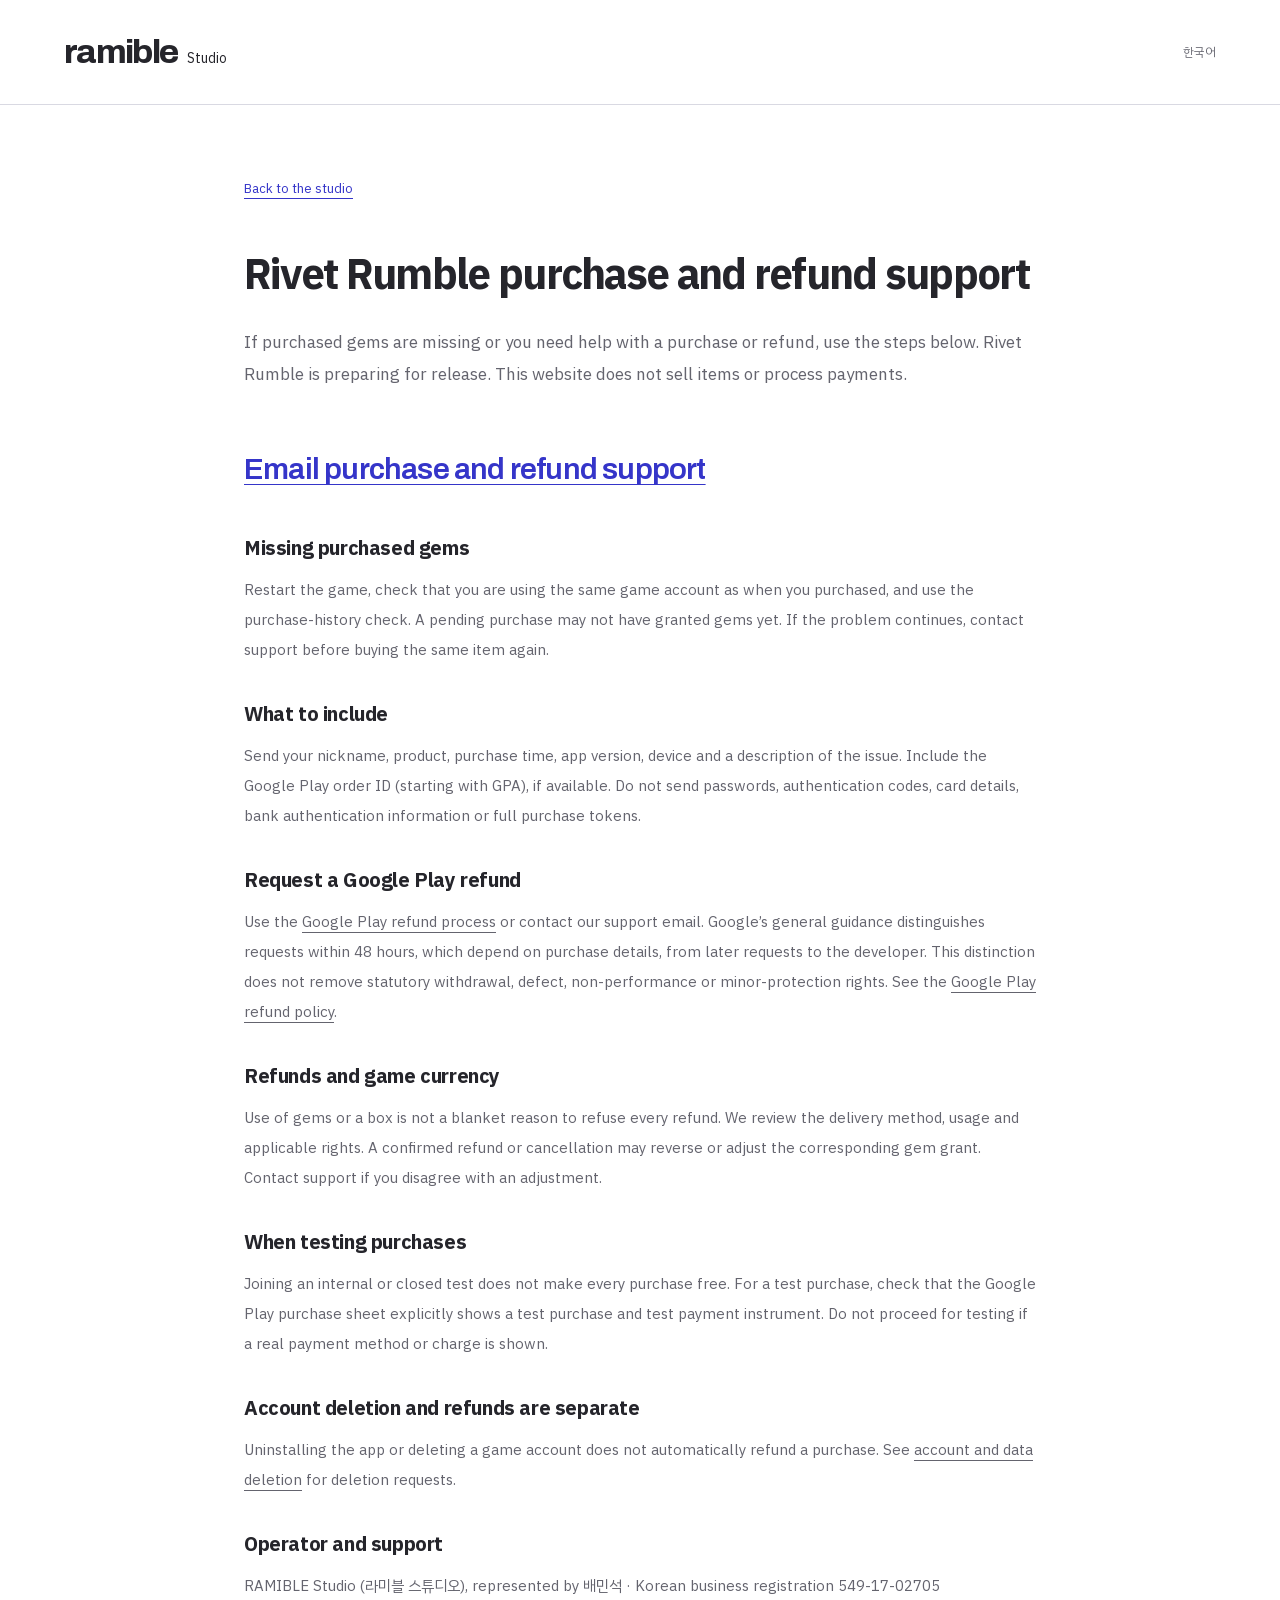
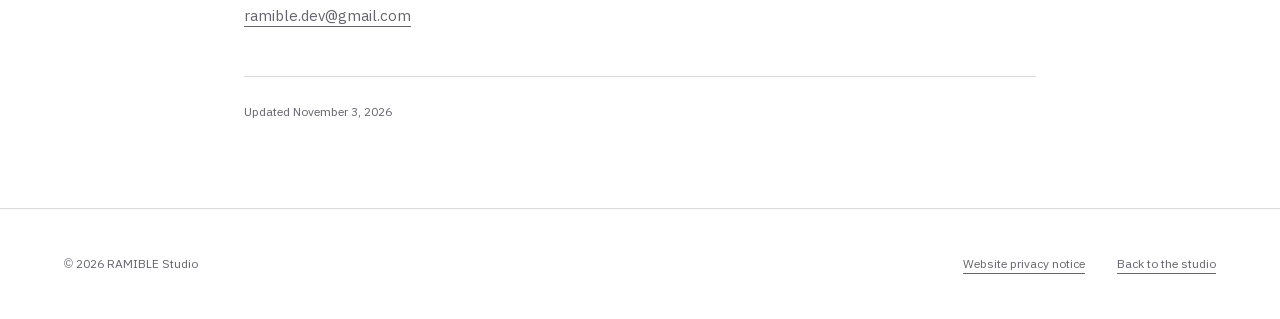
<file: payments-en.html>
<!doctype html>
<html lang="en">
<head>
  <meta charset="utf-8">
  <meta name="viewport" content="width=device-width, initial-scale=1">
  <meta name="theme-color" content="#ffffff">
  <meta name="description" content="Rivet Rumble purchase and refund support · RAMIBLE Studio">
  <title>Rivet Rumble purchase and refund support · RAMIBLE Studio</title>
  <link rel="stylesheet" href="styles.css">
  <link rel="icon" href="assets/rivet-rumble.png">
  <link rel="canonical" href="https://cciel1.github.io/payments-en.html">
  <link rel="alternate" hreflang="ko" href="payments.html">
</head>
<body class="en">
  <a class="skip-link" href="#main">Skip to content</a>
  <div class="document-header"><header class="site-header content-width">
    <a class="wordmark" href="en.html" aria-label="RAMIBLE Studio">ramible<span>Studio</span></a>
    <div class="language"><a href="payments.html" lang="ko">한국어</a></div>
  </header></div>
  <main id="main" class="document">
    <a class="back" href="en.html">Back to the studio</a>
    <h1>Rivet Rumble purchase and refund support</h1>
    <p class="lead">If purchased gems are missing or you need help with a purchase or refund, use the steps below. Rivet Rumble is preparing for release. This website does not sell items or process payments.</p>
    <p><a class="contact-email" href="mailto:ramible.dev@gmail.com?subject=Rivet%20Rumble%20purchase%20support">Email purchase and refund support</a></p>
    <section><h2>Missing purchased gems</h2><p>Restart the game, check that you are using the same game account as when you purchased, and use the purchase-history check. A pending purchase may not have granted gems yet. If the problem continues, contact support before buying the same item again.</p></section>
    <section><h2>What to include</h2><p>Send your nickname, product, purchase time, app version, device and a description of the issue. Include the Google Play order ID (starting with GPA), if available. Do not send passwords, authentication codes, card details, bank authentication information or full purchase tokens.</p></section>
    <section><h2>Request a Google Play refund</h2><p>Use the <a href="https://support.google.com/googleplay/answer/15574897?hl=en">Google Play refund process</a> or contact our support email. Google’s general guidance distinguishes requests within 48 hours, which depend on purchase details, from later requests to the developer. This distinction does not remove statutory withdrawal, defect, non-performance or minor-protection rights. See the <a href="https://support.google.com/googleplay/answer/15574908?hl=en">Google Play refund policy</a>.</p></section>
    <section><h2>Refunds and game currency</h2><p>Use of gems or a box is not a blanket reason to refuse every refund. We review the delivery method, usage and applicable rights. A confirmed refund or cancellation may reverse or adjust the corresponding gem grant. Contact support if you disagree with an adjustment.</p></section>
    <section><h2>When testing purchases</h2><p>Joining an internal or closed test does not make every purchase free. For a test purchase, check that the Google Play purchase sheet explicitly shows a test purchase and test payment instrument. Do not proceed for testing if a real payment method or charge is shown.</p></section>
    <section><h2>Account deletion and refunds are separate</h2><p>Uninstalling the app or deleting a game account does not automatically refund a purchase. See <a href="delete-account-en.html">account and data deletion</a> for deletion requests.</p></section>
    <section><h2>Operator and support</h2><p>RAMIBLE Studio (라미블 스튜디오), represented by 배민석 · Korean business registration 549-17-02705<br><a href="mailto:ramible.dev@gmail.com">ramible.dev@gmail.com</a></p></section>
    <p class="date">Updated November 3, 2026</p>
  </main>
  <div class="document-footer"><footer class="site-footer content-width"><p>© 2026 RAMIBLE Studio</p><a href="privacy-en.html">Website privacy notice</a><a href="en.html">Back to the studio</a></footer></div>
</body>
</html>
</file>
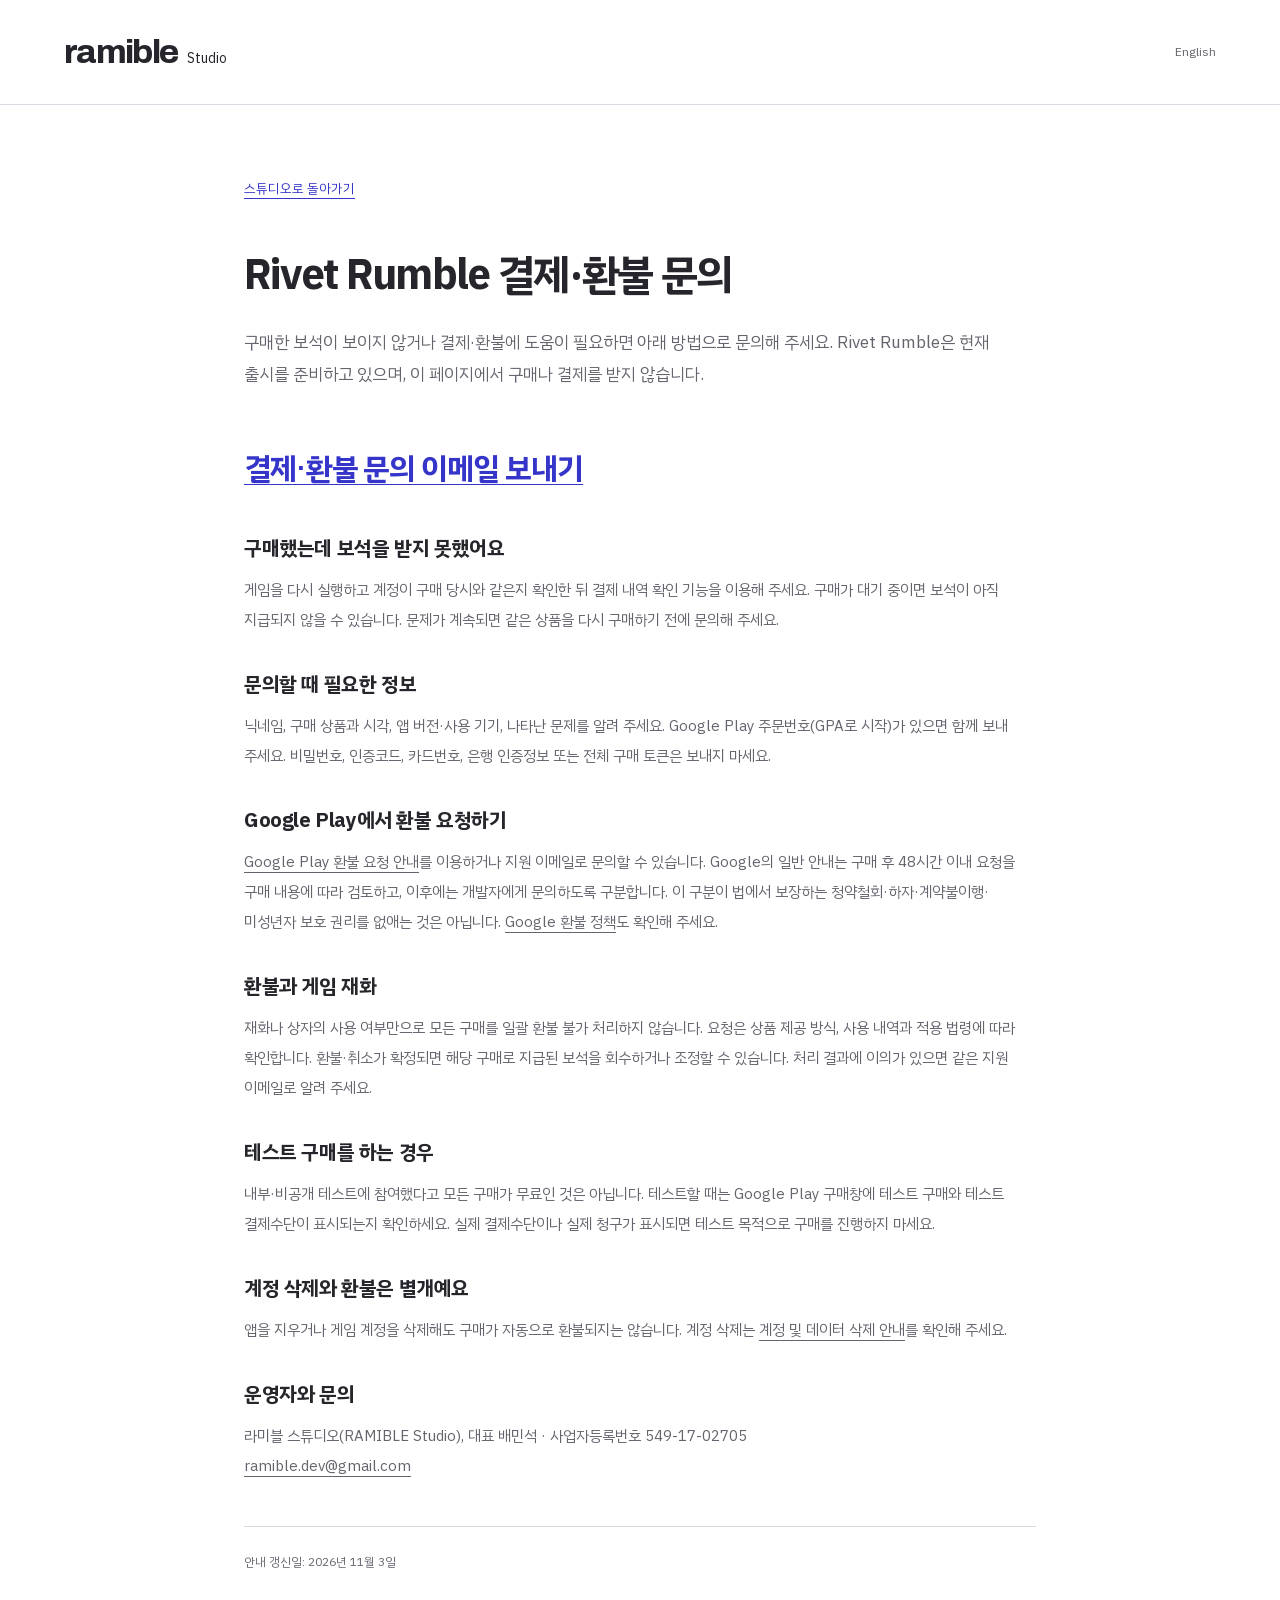
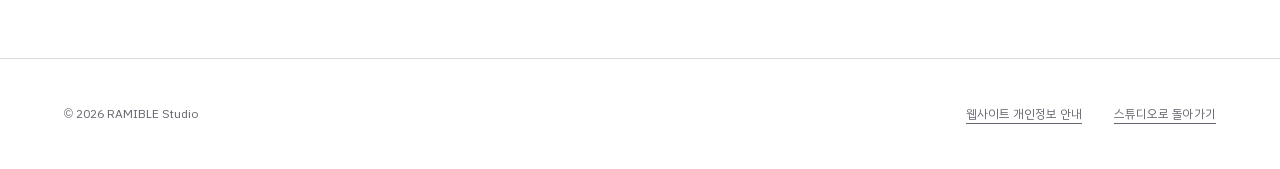
<file: payments.html>
<!doctype html>
<html lang="ko">
<head>
  <meta charset="utf-8">
  <meta name="viewport" content="width=device-width, initial-scale=1">
  <meta name="theme-color" content="#ffffff">
  <meta name="description" content="Rivet Rumble 결제·환불 문의 · RAMIBLE Studio">
  <title>Rivet Rumble 결제·환불 문의 · RAMIBLE Studio</title>
  <link rel="stylesheet" href="styles.css">
  <link rel="icon" href="assets/rivet-rumble.png">
  <link rel="canonical" href="https://cciel1.github.io/payments.html">
  <link rel="alternate" hreflang="en" href="payments-en.html">
</head>
<body>
  <a class="skip-link" href="#main">본문으로 이동</a>
  <div class="document-header"><header class="site-header content-width">
    <a class="wordmark" href="index.html" aria-label="RAMIBLE Studio">ramible<span>Studio</span></a>
    <div class="language"><a href="payments-en.html" lang="en">English</a></div>
  </header></div>
  <main id="main" class="document">
    <a class="back" href="index.html">스튜디오로 돌아가기</a>
    <h1>Rivet Rumble 결제·환불 문의</h1>
    <p class="lead">구매한 보석이 보이지 않거나 결제·환불에 도움이 필요하면 아래 방법으로 문의해 주세요. Rivet Rumble은 현재 출시를 준비하고 있으며, 이 페이지에서 구매나 결제를 받지 않습니다.</p>
    <p><a class="contact-email" href="mailto:ramible.dev@gmail.com?subject=Rivet%20Rumble%20purchase%20support">결제·환불 문의 이메일 보내기</a></p>
    <section><h2>구매했는데 보석을 받지 못했어요</h2><p>게임을 다시 실행하고 계정이 구매 당시와 같은지 확인한 뒤 결제 내역 확인 기능을 이용해 주세요. 구매가 대기 중이면 보석이 아직 지급되지 않을 수 있습니다. 문제가 계속되면 같은 상품을 다시 구매하기 전에 문의해 주세요.</p></section>
    <section><h2>문의할 때 필요한 정보</h2><p>닉네임, 구매 상품과 시각, 앱 버전·사용 기기, 나타난 문제를 알려 주세요. Google Play 주문번호(GPA로 시작)가 있으면 함께 보내 주세요. 비밀번호, 인증코드, 카드번호, 은행 인증정보 또는 전체 구매 토큰은 보내지 마세요.</p></section>
    <section><h2>Google Play에서 환불 요청하기</h2><p><a href="https://support.google.com/googleplay/answer/15574897?hl=ko">Google Play 환불 요청 안내</a>를 이용하거나 지원 이메일로 문의할 수 있습니다. Google의 일반 안내는 구매 후 48시간 이내 요청을 구매 내용에 따라 검토하고, 이후에는 개발자에게 문의하도록 구분합니다. 이 구분이 법에서 보장하는 청약철회·하자·계약불이행·미성년자 보호 권리를 없애는 것은 아닙니다. <a href="https://support.google.com/googleplay/answer/15574908?hl=ko">Google 환불 정책</a>도 확인해 주세요.</p></section>
    <section><h2>환불과 게임 재화</h2><p>재화나 상자의 사용 여부만으로 모든 구매를 일괄 환불 불가 처리하지 않습니다. 요청은 상품 제공 방식, 사용 내역과 적용 법령에 따라 확인합니다. 환불·취소가 확정되면 해당 구매로 지급된 보석을 회수하거나 조정할 수 있습니다. 처리 결과에 이의가 있으면 같은 지원 이메일로 알려 주세요.</p></section>
    <section><h2>테스트 구매를 하는 경우</h2><p>내부·비공개 테스트에 참여했다고 모든 구매가 무료인 것은 아닙니다. 테스트할 때는 Google Play 구매창에 테스트 구매와 테스트 결제수단이 표시되는지 확인하세요. 실제 결제수단이나 실제 청구가 표시되면 테스트 목적으로 구매를 진행하지 마세요.</p></section>
    <section><h2>계정 삭제와 환불은 별개예요</h2><p>앱을 지우거나 게임 계정을 삭제해도 구매가 자동으로 환불되지는 않습니다. 계정 삭제는 <a href="delete-account.html">계정 및 데이터 삭제 안내</a>를 확인해 주세요.</p></section>
    <section><h2>운영자와 문의</h2><p>라미블 스튜디오(RAMIBLE Studio), 대표 배민석 · 사업자등록번호 549-17-02705<br><a href="mailto:ramible.dev@gmail.com">ramible.dev@gmail.com</a></p></section>
    <p class="date">안내 갱신일: 2026년 11월 3일</p>
  </main>
  <div class="document-footer"><footer class="site-footer content-width"><p>© 2026 RAMIBLE Studio</p><a href="privacy.html">웹사이트 개인정보 안내</a><a href="index.html">스튜디오로 돌아가기</a></footer></div>
</body>
</html>
</file>
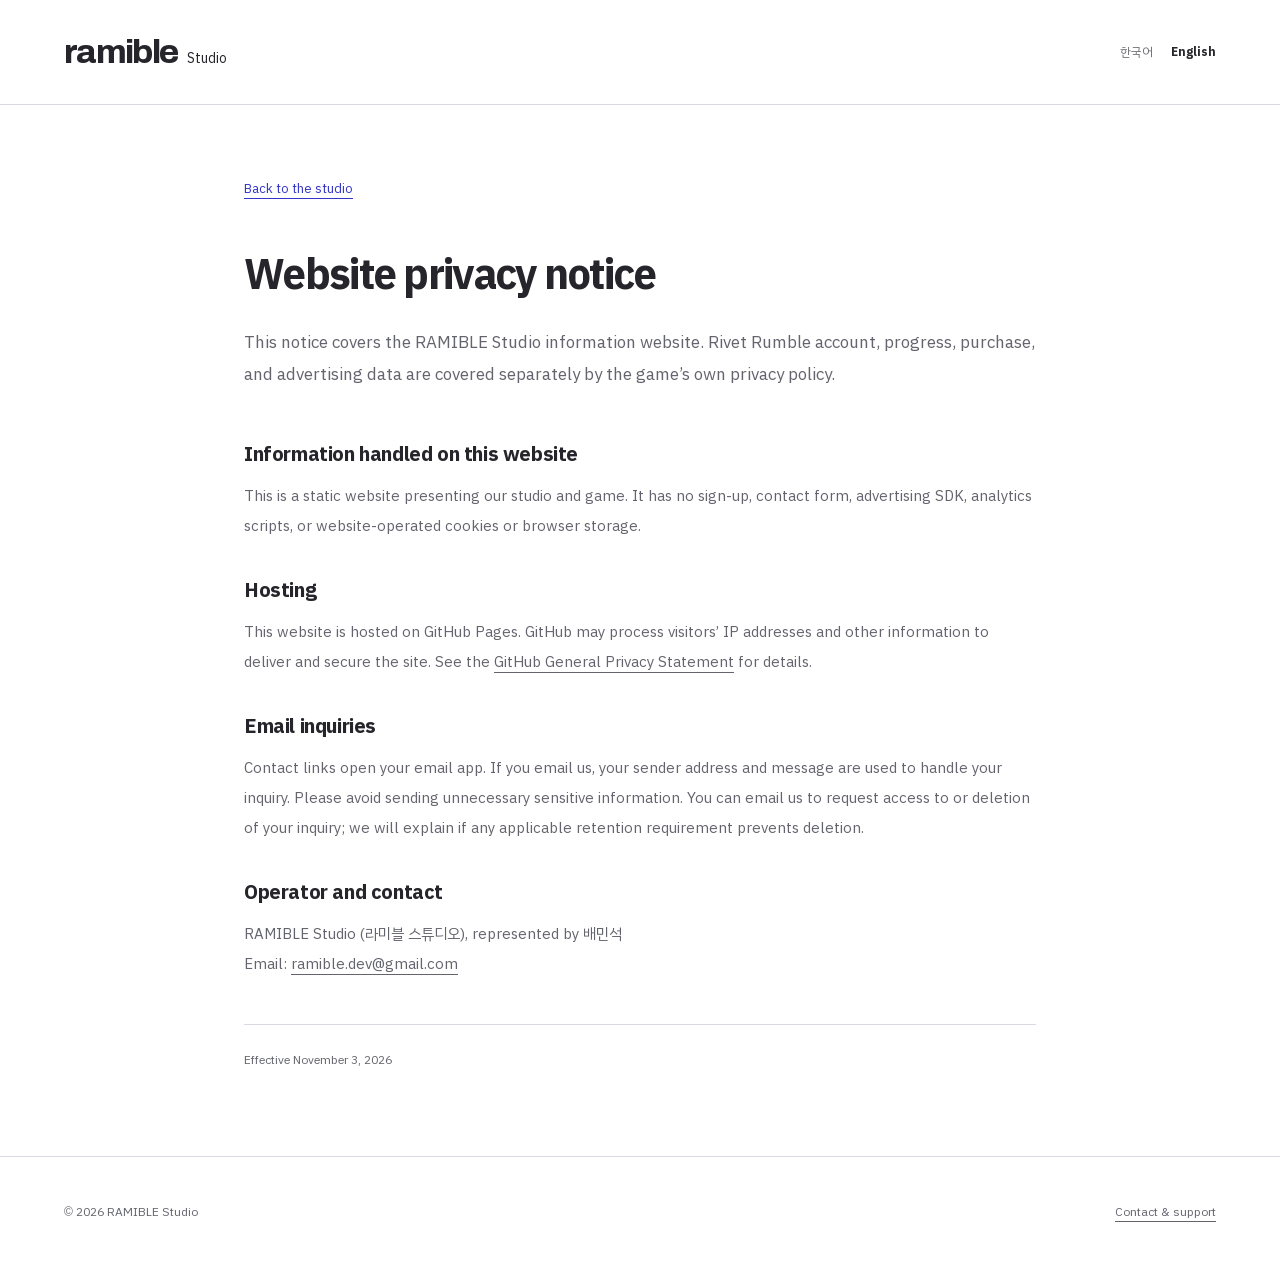
<file: privacy-en.html>
<!doctype html>
<html lang="en">
<head>
  <meta charset="utf-8">
  <meta name="viewport" content="width=device-width, initial-scale=1">
  <meta name="theme-color" content="#ffffff">
  <meta name="description" content="Privacy information for the RAMIBLE Studio website.">
  <title>Website privacy notice — RAMIBLE Studio</title>
  <link rel="stylesheet" href="styles.css">
  <link rel="icon" href="assets/rivet-rumble.png">
  <link rel="alternate" hreflang="ko" href="privacy.html">
</head>
<body class="en">
  <a class="skip-link" href="#main">Skip to content</a>
  <div class="document-header"><header class="site-header content-width">
    <a class="wordmark" href="en.html" aria-label="RAMIBLE Studio home">ramible<span>Studio</span></a>
    <div class="language" aria-label="Language"><a href="privacy.html" lang="ko">한국어</a><span aria-current="page">English</span></div>
  </header></div>
  <main id="main" class="document">
    <a class="back" href="en.html">Back to the studio</a>
    <h1>Website privacy notice</h1>
    <p class="lead">This notice covers the RAMIBLE Studio information website. Rivet Rumble account, progress, purchase, and advertising data are covered separately by the game’s own privacy policy.</p>
    <h2>Information handled on this website</h2>
    <p>This is a static website presenting our studio and game. It has no sign-up, contact form, advertising SDK, analytics scripts, or website-operated cookies or browser storage.</p>
    <h2>Hosting</h2>
    <p>This website is hosted on GitHub Pages. GitHub may process visitors’ IP addresses and other information to deliver and secure the site. See the <a href="https://docs.github.com/en/site-policy/privacy-policies/github-general-privacy-statement">GitHub General Privacy Statement</a> for details.</p>
    <h2>Email inquiries</h2>
    <p>Contact links open your email app. If you email us, your sender address and message are used to handle your inquiry. Please avoid sending unnecessary sensitive information. You can email us to request access to or deletion of your inquiry; we will explain if any applicable retention requirement prevents deletion.</p>
    <h2>Operator and contact</h2>
    <p>RAMIBLE Studio (라미블 스튜디오), represented by 배민석<br>Email: <a href="mailto:ramible.dev@gmail.com">ramible.dev@gmail.com</a></p>
    <p class="date">Effective November 3, 2026</p>
  </main>
  <div class="document-footer"><footer class="site-footer content-width"><p>© 2026 RAMIBLE Studio</p><a href="en.html#contact">Contact & support</a></footer></div>
</body>
</html>
</file>
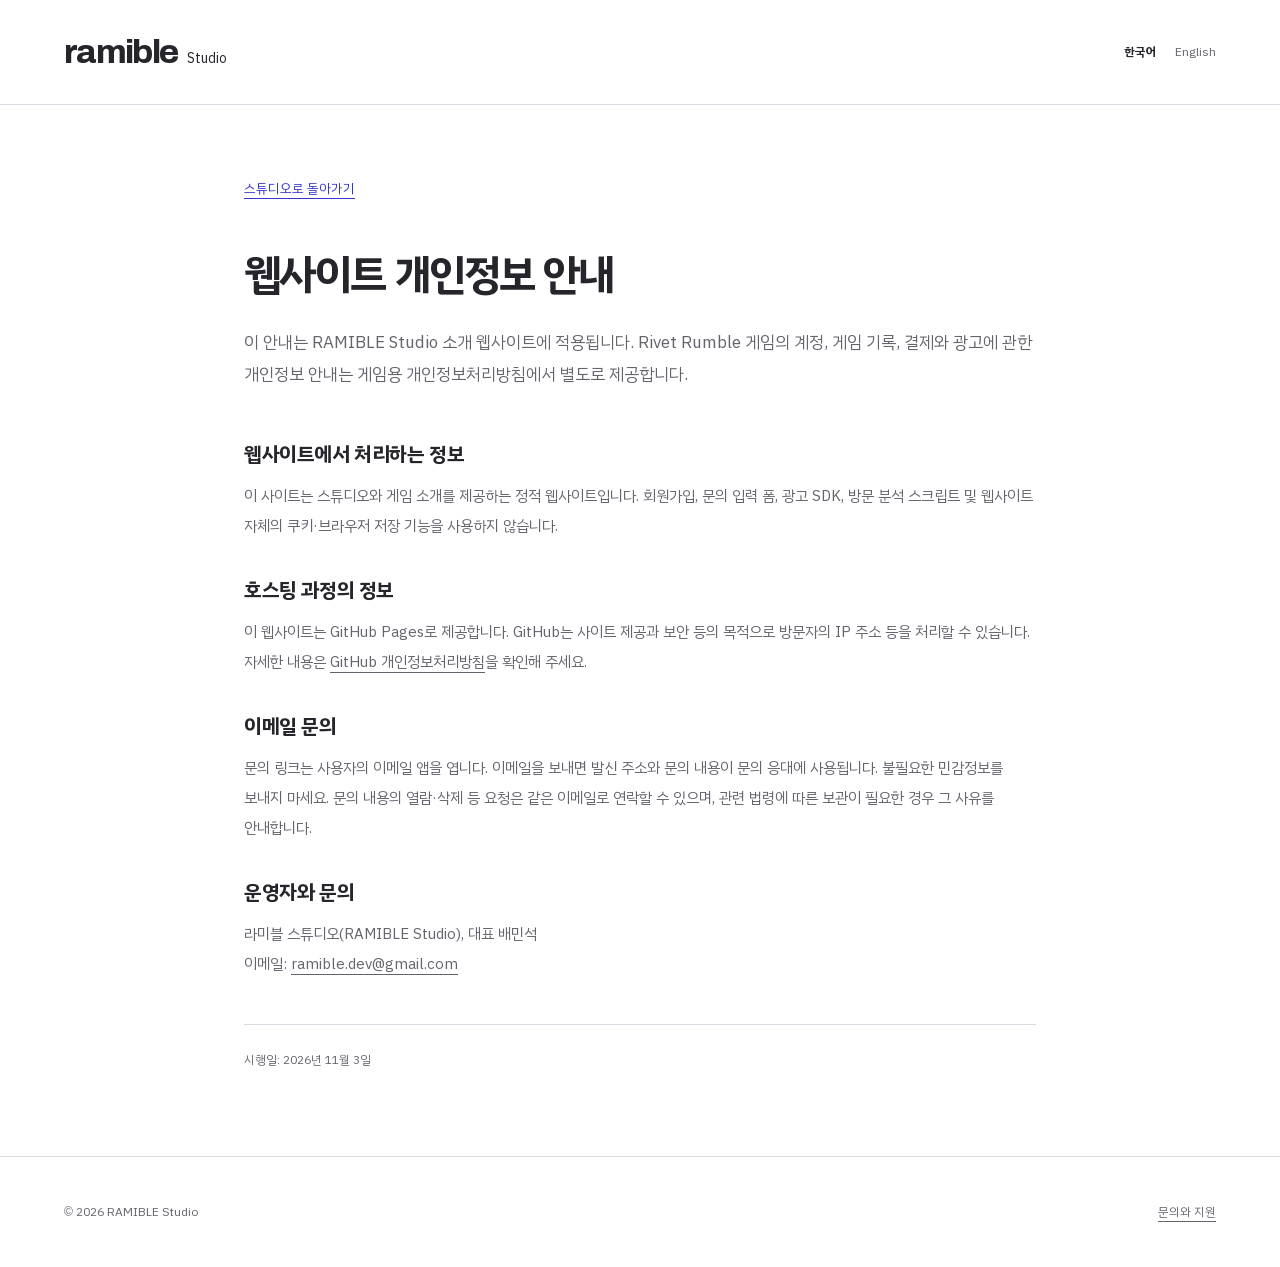
<file: privacy.html>
<!doctype html>
<html lang="ko">
<head>
  <meta charset="utf-8">
  <meta name="viewport" content="width=device-width, initial-scale=1">
  <meta name="theme-color" content="#ffffff">
  <meta name="description" content="RAMIBLE Studio 소개 웹사이트의 개인정보 처리 안내입니다.">
  <title>웹사이트 개인정보 안내 — RAMIBLE Studio</title>
  <link rel="stylesheet" href="styles.css">
  <link rel="icon" href="assets/rivet-rumble.png">
  <link rel="alternate" hreflang="en" href="privacy-en.html">
</head>
<body>
  <a class="skip-link" href="#main">본문으로 이동</a>
  <div class="document-header"><header class="site-header content-width">
    <a class="wordmark" href="index.html" aria-label="RAMIBLE Studio 홈">ramible<span>Studio</span></a>
    <div class="language" aria-label="언어 선택"><span aria-current="page">한국어</span><a href="privacy-en.html" lang="en">English</a></div>
  </header></div>
  <main id="main" class="document">
    <a class="back" href="index.html">스튜디오로 돌아가기</a>
    <h1>웹사이트 개인정보 안내</h1>
    <p class="lead">이 안내는 RAMIBLE Studio 소개 웹사이트에 적용됩니다. Rivet Rumble 게임의 계정, 게임 기록, 결제와 광고에 관한 개인정보 안내는 게임용 개인정보처리방침에서 별도로 제공합니다.</p>
    <h2>웹사이트에서 처리하는 정보</h2>
    <p>이 사이트는 스튜디오와 게임 소개를 제공하는 정적 웹사이트입니다. 회원가입, 문의 입력 폼, 광고 SDK, 방문 분석 스크립트 및 웹사이트 자체의 쿠키·브라우저 저장 기능을 사용하지 않습니다.</p>
    <h2>호스팅 과정의 정보</h2>
    <p>이 웹사이트는 GitHub Pages로 제공합니다. GitHub는 사이트 제공과 보안 등의 목적으로 방문자의 IP 주소 등을 처리할 수 있습니다. 자세한 내용은 <a href="https://docs.github.com/en/site-policy/privacy-policies/github-general-privacy-statement">GitHub 개인정보처리방침</a>을 확인해 주세요.</p>
    <h2>이메일 문의</h2>
    <p>문의 링크는 사용자의 이메일 앱을 엽니다. 이메일을 보내면 발신 주소와 문의 내용이 문의 응대에 사용됩니다. 불필요한 민감정보를 보내지 마세요. 문의 내용의 열람·삭제 등 요청은 같은 이메일로 연락할 수 있으며, 관련 법령에 따른 보관이 필요한 경우 그 사유를 안내합니다.</p>
    <h2>운영자와 문의</h2>
    <p>라미블 스튜디오(RAMIBLE Studio), 대표 배민석<br>이메일: <a href="mailto:ramible.dev@gmail.com">ramible.dev@gmail.com</a></p>
    <p class="date">시행일: 2026년 11월 3일</p>
  </main>
  <div class="document-footer"><footer class="site-footer content-width"><p>© 2026 RAMIBLE Studio</p><a href="index.html#contact">문의와 지원</a></footer></div>
</body>
</html>
</file>
<file: styles.css>
@charset "UTF-8";
@font-face{font-family:Archivo;src:url("assets/fonts/archivo.woff2") format("woff2");font-style:normal;font-weight:500 900;font-display:swap}
@font-face{font-family:"Plex KR";src:url("assets/fonts/plex-sans-kr-400.woff2") format("woff2");font-style:normal;font-weight:400;font-display:swap}
@font-face{font-family:"Plex KR";src:url("assets/fonts/plex-sans-kr-700.woff2") format("woff2");font-style:normal;font-weight:700;font-display:swap}
:root{--white:#fff;--ink:#25252b;--blue:#3535c9;--pale:#eeeeff;--muted:#64646e;--rule:#d9d9e2;--reading:"Plex KR","Apple SD Gothic Neo","Malgun Gothic",sans-serif;--display:Archivo,"Plex KR",sans-serif}
*{box-sizing:border-box}
html{scroll-behavior:smooth;scroll-padding-top:24px}
body{margin:0;background:var(--white);color:var(--ink);font-family:var(--reading);font-size:16px;line-height:1.7;word-break:keep-all;-webkit-font-smoothing:antialiased}
a{color:inherit;text-decoration-thickness:1px;text-underline-offset:5px}
a:hover{color:var(--blue)}
a:focus-visible,summary:focus-visible{outline:3px solid var(--blue);outline-offset:5px}
::selection{background:#d5d4ff;color:var(--ink)}
img{display:block;max-width:100%;height:auto}
figure,p,h1,h2{margin:0}
.page-width{width:min(1320px,calc(100% - 64px));margin-inline:auto}
.content-width{width:min(1208px,calc(100% - 128px));margin-inline:auto}
.skip-link{position:absolute;left:24px;top:-100px;z-index:5;padding:10px 18px;background:var(--ink);color:var(--white)}
.skip-link:focus{top:12px;color:var(--white)}
.site-header{min-height:112px;display:flex;align-items:center;gap:48px}
.wordmark{display:flex;align-items:baseline;gap:10px;margin-right:auto;text-decoration:none;font-family:var(--display);font-size:34px;font-weight:750;letter-spacing:-1.7px;line-height:1.1;padding-block:10px}
.wordmark span{font-family:var(--reading);font-size:14px;font-weight:400;letter-spacing:0}
.navigation{display:flex;gap:28px}
.navigation a{display:flex;align-items:center;min-height:44px;font-size:14px;text-decoration:none}
.language{display:flex;align-items:center;gap:18px;font-size:12px}
.language a,.language span{display:flex;align-items:center;min-height:44px}
.language span{font-weight:700}
.language a{color:var(--muted);text-decoration:none}
.language a:hover{text-decoration:underline;color:var(--blue)}
.game-sleeve{background:var(--blue);color:var(--white);padding:42px 56px 26px}
.game-sleeve h1{display:flex;gap:.22em;align-items:baseline;font-family:var(--display);font-size:clamp(80px,11.9vw,170px);font-weight:900;line-height:1.07;letter-spacing:-.065em;white-space:nowrap}
.game-introduction{display:flex;justify-content:space-between;align-items:flex-end;gap:40px;margin-top:27px;margin-bottom:38px;font-size:17px;line-height:1.8}
.release-state{display:flex;flex-direction:column;align-items:flex-end;gap:1px;flex:none;font-size:14px;line-height:1.65}
.release-state span{opacity:.8}
.release-state strong{font-weight:700}
.battle-image{margin:0}
.battle-image img{width:100%}
.battle-image figcaption{display:flex;justify-content:space-between;gap:20px;margin-top:14px;font-size:12px;line-height:1.7;color:#e0e0ff}
.game-notes{padding-top:54px;padding-bottom:68px}
.game-features{display:grid;grid-template-columns:repeat(3,minmax(0,1fr));gap:54px;margin-bottom:38px}
.game-features h2{font-size:20px;font-weight:700;letter-spacing:-.5px;line-height:1.45;margin-bottom:13px}
.game-features p{color:var(--muted);font-size:15px;line-height:1.9;max-width:360px}
summary{cursor:pointer;list-style:none;min-height:52px;display:flex;align-items:center;justify-content:space-between;gap:24px;font-weight:700;font-size:14px;line-height:1.55}
summary::-webkit-details-marker{display:none}
summary:after{content:"+";font-family:var(--display);font-size:25px;font-weight:500;line-height:1;flex:none}
details[open]>summary:after{content:"−"}
.assembly-preview{border-block:1px solid var(--rule)}
.assembly-preview summary{min-height:60px;color:var(--blue)}
.assembly-preview figure{margin:8px 0 24px}
.assembly-preview img{width:100%}
.assembly-preview figcaption{margin-top:12px;font-size:12px;line-height:1.8;color:var(--muted)}
.download-note{margin-top:23px;color:var(--muted);font-size:13px;line-height:1.9}
.studio-section{border-top:1px solid var(--rule);padding-top:62px;padding-bottom:78px;display:grid;grid-template-columns:1fr 2fr;gap:54px}
.studio-section h2{font-size:17px;line-height:1.8;font-weight:700}
.studio-statement{font-size:clamp(26px,3.2vw,43px);letter-spacing:-1.5px;line-height:1.5;margin-bottom:25px;font-weight:700}
.studio-description{color:var(--muted);font-size:16px;line-height:1.95;max-width:650px}
.contact-section{background:var(--pale);padding:66px 0 62px}
.contact-grid{display:grid;grid-template-columns:1fr 1fr;gap:76px;align-items:start}
.contact-introduction h2{font-size:32px;font-weight:700;line-height:1.4;letter-spacing:-1.1px;margin-bottom:19px}
.contact-introduction p{font-size:14px;line-height:1.9;color:#555565;margin-bottom:22px}
.contact-email{display:inline-flex;align-items:center;min-height:44px;font-family:var(--display);font-size:clamp(20px,2.35vw,32px);font-weight:600;letter-spacing:-.8px;color:var(--blue);overflow-wrap:anywhere;word-break:normal}
.support-questions{border-top:1px solid #bdbde0}
.support-questions details{border-bottom:1px solid #bdbde0}
.support-questions summary{min-height:66px;font-size:14px}
.support-questions details p{font-size:14px;color:#555565;line-height:1.95;padding:0 34px 25px 0}
.site-footer{display:flex;align-items:center;gap:32px;min-height:110px;font-size:12px;line-height:1.7;color:var(--muted)}
.site-footer p{margin-right:auto}
.site-footer a{display:flex;align-items:center;min-height:44px}
.back-top{text-decoration:none}
.document-header{border-bottom:1px solid var(--rule)}
.document-header .site-header{min-height:104px}
.document{max-width:792px;margin-inline:auto;padding:62px 0 84px}
.document .back{display:inline-flex;align-items:center;min-height:44px;margin-bottom:36px;font-size:13px;color:var(--blue)}
.document h1{font-size:42px;font-weight:700;letter-spacing:-1.7px;line-height:1.35;margin-bottom:23px}
.document .lead{font-size:17px;line-height:1.9;color:var(--muted);margin-bottom:48px}
.document h2{font-size:20px;line-height:1.5;margin-top:34px;margin-bottom:12px;letter-spacing:-.4px}
.document p{font-size:15px;line-height:2;color:var(--muted)}
.document a{overflow-wrap:anywhere;word-break:normal}
.document .date{font-size:12px;margin-top:45px;padding-top:23px;border-top:1px solid var(--rule)}
.document-footer{border-top:1px solid var(--rule)}
.en{word-break:normal}
.en .studio-statement{line-height:1.3;letter-spacing:-1.3px}
.en .game-features h2{letter-spacing:-.4px}
@media(min-width:1500px){.game-sleeve h1{font-size:182px}}
@media(max-width:1100px){
  .site-header{min-height:100px;gap:32px}.navigation{gap:22px}.wordmark{font-size:31px}.game-sleeve{padding:35px 38px 25px}.game-sleeve h1{font-size:12vw}.game-introduction{font-size:15px;margin-top:23px;margin-bottom:31px}.release-state{font-size:12px}.content-width{width:calc(100% - 112px)}.game-features{gap:32px}.game-features h2{font-size:18px}.game-features p{font-size:14px}.studio-section{gap:32px}.contact-grid{gap:42px}.contact-introduction h2{font-size:28px}.contact-email{font-size:24px}.support-questions summary{font-size:13px}.document{width:calc(100% - 112px)}
}
@media(max-width:760px){
  html{scroll-padding-top:16px}.page-width{width:calc(100% - 28px)}.content-width{width:calc(100% - 48px)}.site-header{min-height:91px;gap:18px;flex-wrap:wrap;padding-block:17px}.wordmark{font-size:29px;gap:7px}.wordmark span{font-size:12px}.navigation{order:3;justify-content:space-between;width:100%;padding-inline:9px;gap:16px}.navigation a{min-height:44px;font-size:13px}.language{gap:12px;font-size:11px;padding-right:8px}.language a,.language span{min-height:44px}.game-sleeve{padding:29px 22px 19px}.game-sleeve h1{display:block;font-size:clamp(72px,21.7vw,140px);line-height:.94;letter-spacing:-.065em;white-space:normal}.game-sleeve h1 span{display:block}.game-introduction{align-items:flex-start;flex-direction:column;gap:19px;margin-top:28px;margin-bottom:27px;font-size:15px;line-height:1.85}.release-state{flex-direction:row;gap:13px;align-items:center;font-size:12px}.release-state span{opacity:1}.release-state strong{padding-left:13px;border-left:1px solid #9292eb}.battle-image figcaption{flex-direction:column;gap:3px;margin-top:13px;font-size:12px}.game-notes{padding-top:34px;padding-bottom:40px}.game-features{grid-template-columns:1fr;gap:26px;margin-bottom:28px}.game-features h2{font-size:18px;margin-bottom:8px;letter-spacing:-.5px}.game-features p{font-size:15px;line-height:1.9;max-width:none}.assembly-preview summary{min-height:58px;font-size:13px}.assembly-preview figure{margin-bottom:19px}.assembly-preview figcaption{font-size:12px}.download-note{font-size:13px;margin-top:19px}.studio-section{padding-top:37px;padding-bottom:44px;grid-template-columns:1fr;gap:23px}.studio-section h2{font-size:14px}.studio-statement{font-size:29px;line-height:1.55;letter-spacing:-1.1px;margin-bottom:19px}.studio-description{font-size:15px;line-height:1.95}.contact-section{padding:38px 0 41px}.contact-grid{grid-template-columns:1fr;gap:30px}.contact-introduction h2{font-size:29px;margin-bottom:14px}.contact-introduction p{font-size:14px;margin-bottom:14px}.contact-email{font-size:clamp(20px,6vw,27px);letter-spacing:-.7px}.desktop-break{display:none}.support-questions summary{min-height:65px;font-size:13px;gap:20px}.support-questions details p{font-size:14px;padding-right:24px;padding-bottom:23px}.site-footer{padding-top:20px;padding-bottom:22px;min-height:0;display:grid;grid-template-columns:1fr auto;column-gap:18px;row-gap:0;font-size:12px}.site-footer p{grid-column:1 / -1;margin:0 0 3px}.site-footer a{min-height:44px}.back-top{justify-content:flex-end}.document-header .site-header{min-height:84px;flex-wrap:nowrap}.document-header .wordmark{font-size:27px}.document{width:calc(100% - 48px);padding:32px 0 52px}.document .back{font-size:12px;margin-bottom:27px}.document h1{font-size:31px;letter-spacing:-1.2px}.document .lead{font-size:15px;line-height:1.95;margin-bottom:32px}.document h2{font-size:18px;margin-top:28px}.document p{font-size:15px}.document .date{font-size:12px;margin-top:33px}.en .studio-statement{font-size:29px;line-height:1.35;letter-spacing:-1.1px}
}
@media(max-width:360px){.wordmark{font-size:25px}.wordmark span{font-size:11px}.site-header{gap:10px}.language{gap:10px;font-size:10px}.game-sleeve{padding-inline:18px}.game-sleeve h1{font-size:21vw}.contact-email{font-size:19px}}
@media(prefers-reduced-motion:reduce){html{scroll-behavior:auto}}

/* Extra support notices can wrap at intermediate widths. */
.site-footer{flex-wrap:wrap}
</file>
<file: odds.css>
.snapshot{padding:16px;border-left:3px solid var(--blue);background:#eeeeff}.document h4{font-size:20px;margin:32px 0 12px;line-height:1.5}.document ul{padding-left:1.25em;color:var(--muted);font-size:15px;line-height:1.9}.document li{margin-block:8px}.wrap,.rr-odds-table{overflow-x:auto;margin:16px 0;max-width:100%}.wrap:focus-visible,.rr-odds-table:focus-visible,summary:focus-visible{outline:3px solid var(--blue);outline-offset:2px}table{border-collapse:collapse;width:100%;font-size:13px;line-height:1.5;font-variant-numeric:tabular-nums}th,td{border-bottom:1px solid var(--rule);padding:12px 8px;text-align:center}tbody th,tfoot th{text-align:left}thead,tfoot{color:var(--blue)}summary{cursor:pointer;min-height:44px;display:flex;align-items:center;line-height:1.5;color:var(--blue)}.date code{overflow-wrap:anywhere;font-size:11px}.document .meta{font-size:12px}@media(max-width:600px){table{font-size:11px}th,td{padding:10px 4px}.document h4{font-size:18px}}
</file>
